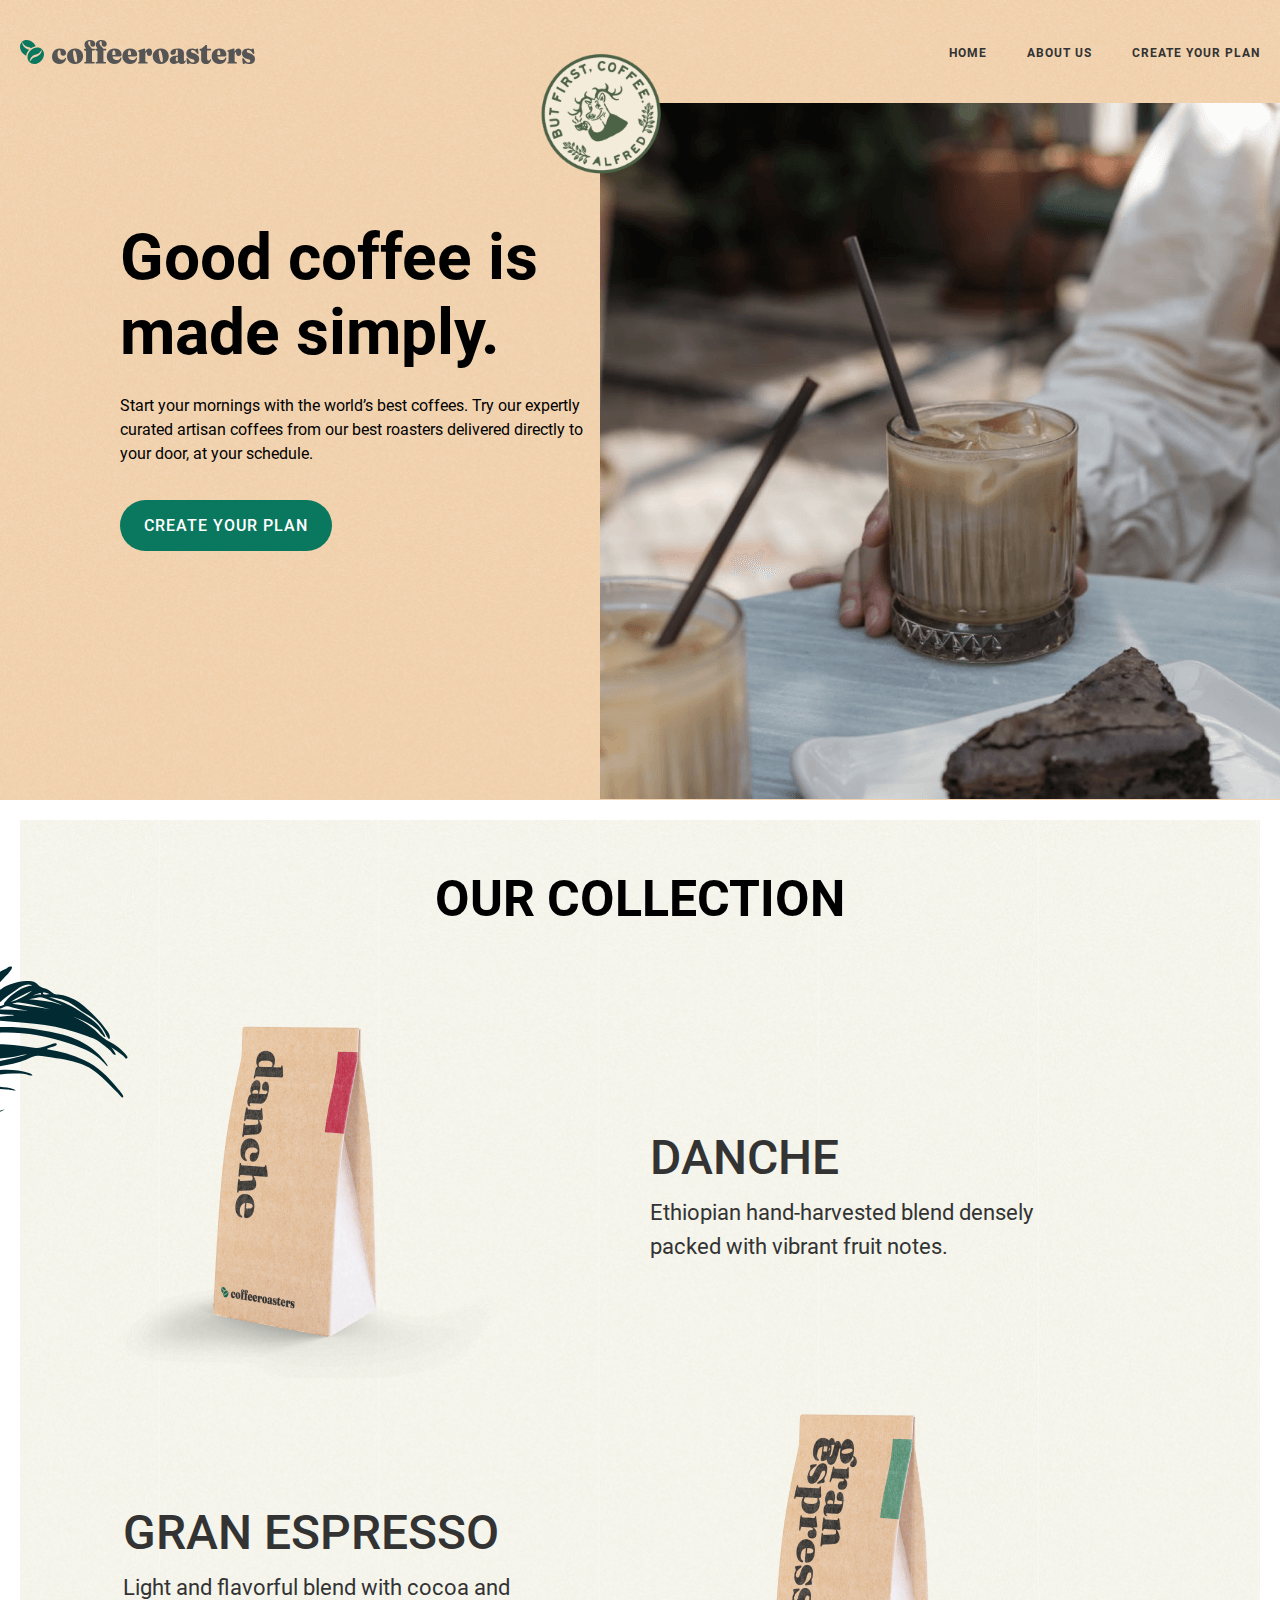
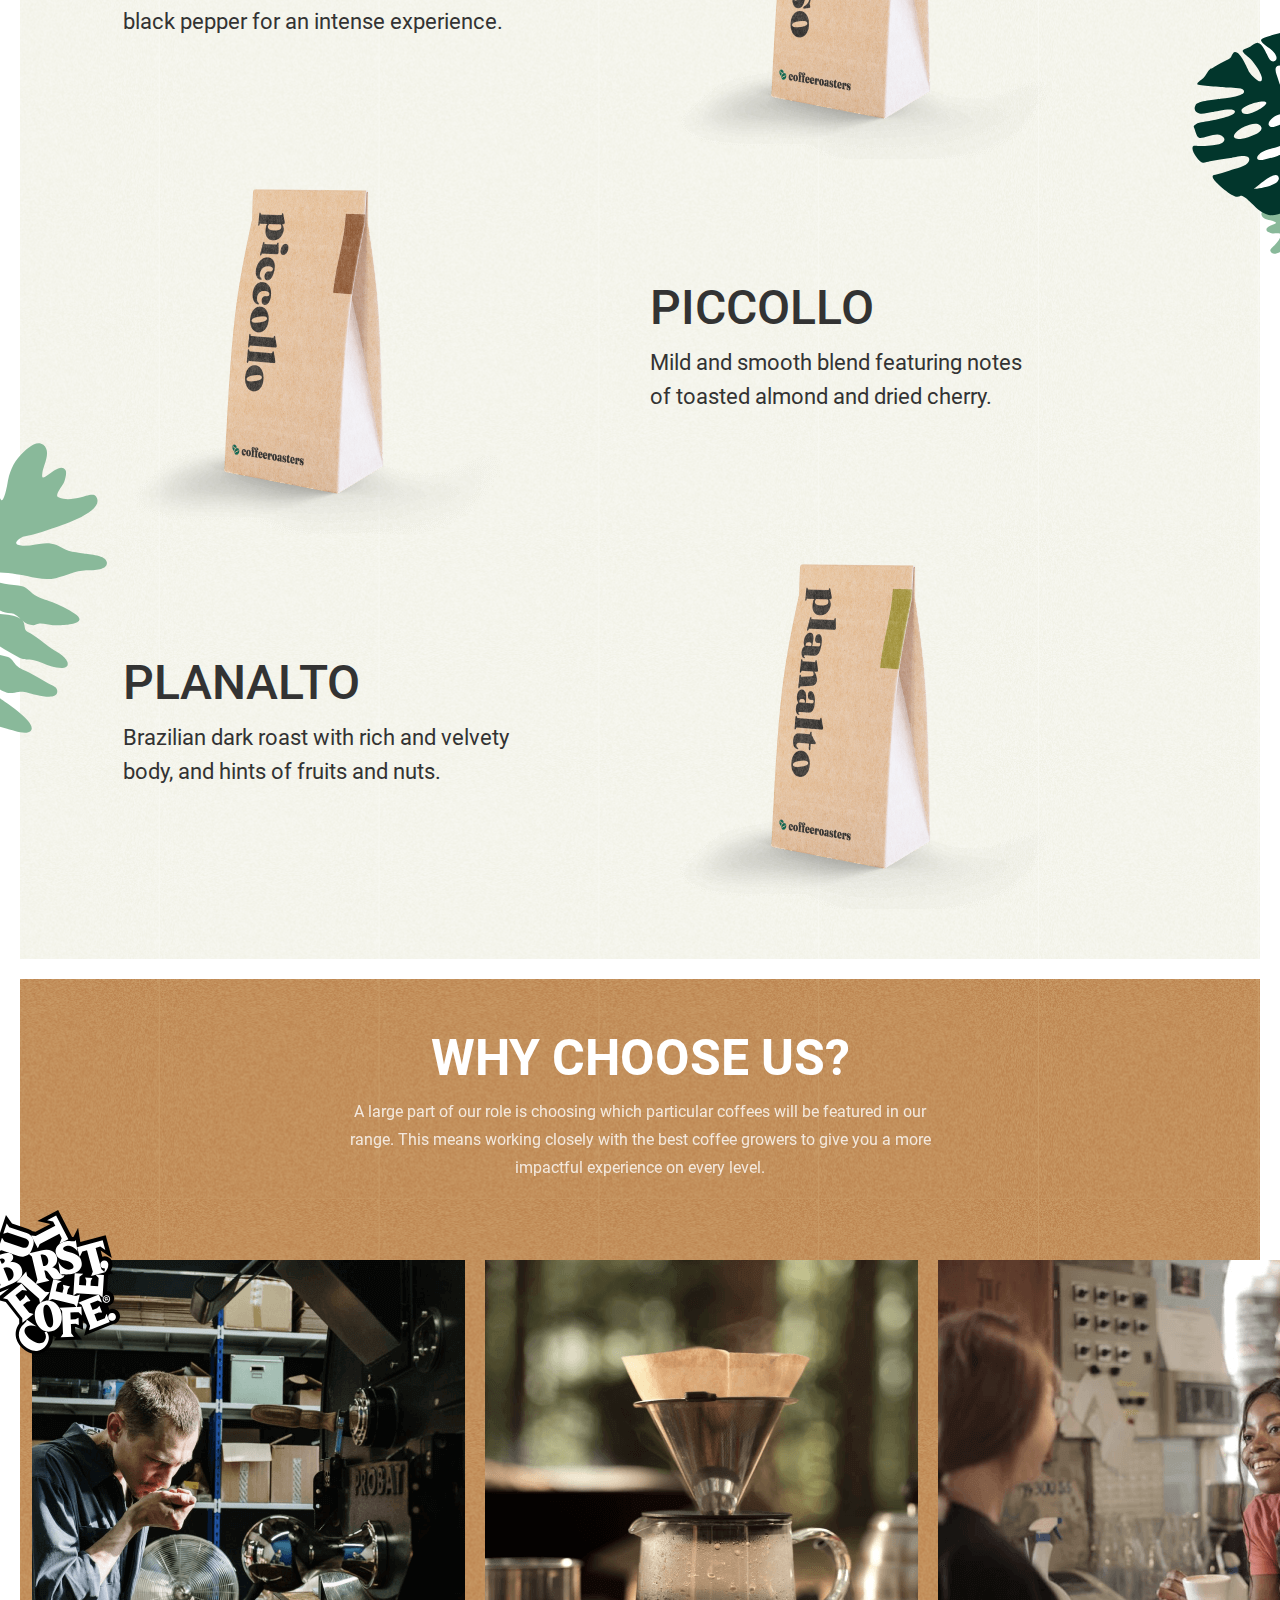
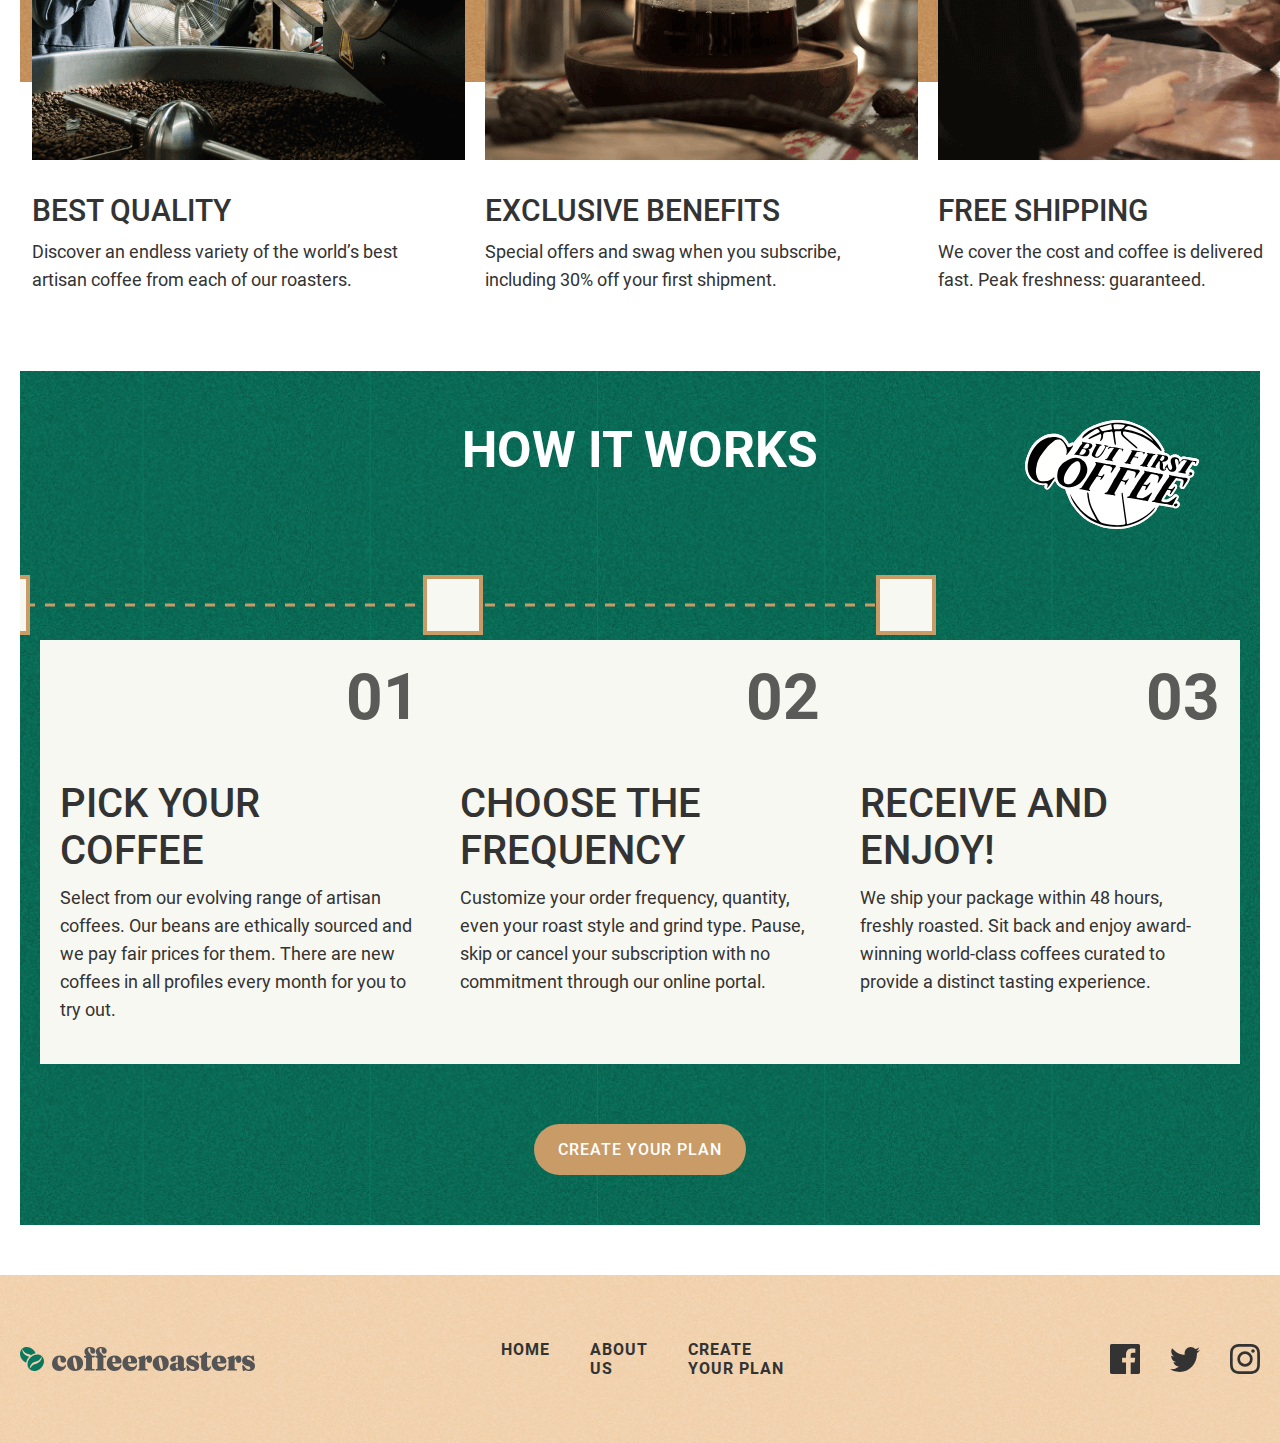
<file: index.html>
<!DOCTYPE html>
<html lang="en">

<head>
    <meta charset="UTF-8">
    <meta http-equiv="X-UA-Compatible" content="IE=edge">
    <meta name="viewport" content="width=device-width, initial-scale=1.0">
    <title>Coffeeroaster</title>

    <link rel="stylesheet" href="css/main.min.css">
    <!-- <link rel="stylesheet" href="css/main.css"> -->
</head>

<body>
    <header class="site-header">
        <div class="container">
            <div class="header-box">
                <a href="./index.html">
                    <img class="site-logo" src="images/site-ogo.svg" width="235" height="24"
                        alt="coffeeroasters site's logo">
                </a>

                <nav class="site-nav">
                    <ul class="nav-list">
                        <li class="nav-item">
                            <a class="nav-link" href="./index.html">
                                HOME
                            </a>
                        </li>

                        <li class="nav-item">
                            <a class="nav-link" href="./about.html">
                                ABOUT US
                            </a>
                        </li>

                        <li class="nav-item">
                            <a class="nav-link js-modal-open-button" href="createplan.html">
                                Create your plan
                            </a>
                        </li>
                    </ul>
                </nav>
            </div>
        </div>
    </header>

    <main>
        <section class="hero">

            <div class="container">
                <div class="hero-box">
                    <div class="hero-info">
                        <h1 class="hero-title">
                            Good coffee is made simply.
                        </h1>

                        <p class="hero-text">
                            Start your mornings with the world’s best coffees. Try our expertly curated artisan coffees
                            from our best roasters delivered directly to your door, at your schedule.
                        </p>

                        <a class="hero-link" href="#">
                            Create your plan
                        </a>
                    </div>

                    <div class="hero-img-box"></div>
                </div>

            </div>

        </section>

        <section class="collection">
            <div class="collection-box">
                <div class="container">
                    <h2 class="collection-title">
                        our collection
                    </h2>

                    <ul class="collection-list">
                        <li class="collection-item">
                            <img class="item-img" src="images/danche.png" width="450" height="375"
                                srcset="./images/danche.png 1x, ./images/danche@2x.png 2x"
                                alt="coffee packed in a brown box">

                            <div class="item-box">
                                <h3 class="item-title">
                                    Danche
                                </h3>

                                <p class="item-text">
                                    Ethiopian hand-harvested blend densely packed with vibrant fruit notes.
                                </p>
                            </div>
                        </li>

                        <li class="collection-item">
                            <img class="item-img even-img" src="images/gran.png" width="450" height="375"
                                srcset="./images/gran.png 1x, ./images/gran@2x.png 2x"
                                alt="coffee packed in a brown box">

                            <div class="item-box gran-box">
                                <h3 class="item-title">
                                    Gran Espresso
                                </h3>

                                <p class="item-text">
                                    Light and flavorful blend with cocoa and black pepper for an intense experience.
                                </p>
                            </div>
                        </li>

                        <li class="collection-item">
                            <img class="item-img" src="images/piccollo.png" width="450" height="375"
                                srcset="./images/piccollo.png 1x, ./images/piccollo@2x.png 2x"
                                alt="coffee packed in a brown box">

                            <div class="item-box picollo-box">
                                <h3 class="item-title">
                                    Piccollo
                                </h3>

                                <p class="item-text">
                                    Mild and smooth blend featuring notes of toasted almond and dried cherry.
                                </p>
                            </div>
                        </li>

                        <li class="collection-item">
                            <img class="item-img even-img" src="images/planalto.png" width="450" height="375"
                                srcset="./images/planalto.png 1x, ./images/planalto@2x.png 2x"
                                alt="coffee packed in a brown box">

                            <div class="item-box planalto-box">
                                <h3 class="item-title">
                                    Planalto
                                </h3>

                                <p class="item-text">
                                    Brazilian dark roast with rich and velvety body, and hints of fruits and nuts.
                                </p>
                            </div>
                        </li>
                    </ul>
                </div>
            </div>
        </section>

        <section class="choose">
            <div class="choose-box">
                <div class="container">
                    <div class="choose-info-box">
                        <h2 class="choose-title">
                            Why choose us?
                        </h2>

                        <p class="choose-text">
                            A large part of our role is choosing which particular coffees will be featured
                            in our range. This means working closely with the best coffee growers to give
                            you a more impactful experience on every level.
                        </p>
                    </div>
                    <ul class="choose-list">
                        <li class="choose-item">
                            <img class="choose-img" src="images/best.png" width="433" height="500"
                                srcset="./images/best.png 1x, ./images/best@2x.png 2x"
                                alt="a young man sniffing coffees at a wonderful coffee factory">

                            <div class="choose-item-box">
                                <h3 class="choose-heading">
                                    Best quality
                                </h3>

                                <p class="choose-desc">
                                    Discover an endless variety of the world’s best artisan coffee from each of our
                                    roasters.
                                </p>
                            </div>
                        </li>

                        <li class="choose-item">
                            <img class="choose-img" src="images/exclusive.png" width="433" height="500"
                                srcset="./images/exclusive.png 1x, ./images/exclusive@2x.png 2x"
                                alt="black coffee in a transparent container">

                            <div class="choose-item-box">
                                <h3 class="choose-heading">
                                    Exclusive benefits
                                </h3>

                                <p class="choose-desc">
                                    Special offers and swag when you subscribe, including 30% off your first shipment.
                                </p>
                            </div>
                        </li>

                        <li class="choose-item">
                            <img class="choose-img" src="images/free.png" width="433" height="500"
                                srcset="./images/free.png 1x, ./images/free@2x.png 2x"
                                alt="two women having an interesting conversation over coffee">

                            <div class="choose-item-box free-box">
                                <h3 class="choose-heading">
                                    Free shipping
                                </h3>

                                <p class="choose-desc">
                                    We cover the cost and coffee is delivered fast. Peak freshness: guaranteed.
                                </p>
                            </div>
                        </li>
                    </ul>

                </div>
            </div>

        </section>

        <section class="works">
            <div class="works-box">
                <div class="container">
                    <div class="works-info-box">
                        <h2 class="choose-title works-title">
                            How it works
                        </h2>
                        
                        <ul class="works-list">
                            <li class="works-item">
                                <strong class="number">01</strong>

                                <div class="works-item-box">
                                    <h3 class="works-item-title">
                                        Pick your <br> coffee
                                    </h3>

                                    <p class="works-text">
                                        Select from our evolving range of artisan coffees. Our beans are ethically
                                        sourced and we pay fair prices for them. There are new coffees in all profiles
                                        every month for you to try out.
                                    </p>
                                </div>
                            </li>

                            <li class="works-item">
                                <strong class="number">02</strong>

                                <div class="works-item-box">
                                    <h3 class="works-item-title">
                                        Choose the frequency
                                    </h3>

                                    <p class="works-text">
                                        Customize your order frequency, quantity, even your roast style and grind type.
                                        Pause, skip or cancel your subscription with no commitment through our online
                                        portal.
                                    </p>
                                </div>
                            </li>

                            <li class="works-item">
                                <strong class="number">03</strong>

                                <div class="works-item-box">
                                    <h3 class="works-item-title">
                                        Receive and <br> enjoy!
                                    </h3>

                                    <p class="works-text">
                                        We ship your package within 48 hours, freshly roasted. Sit back and enjoy
                                        award-winning world-class coffees curated to provide a distinct tasting
                                        experience.
                                    </p>
                                </div>
                            </li>
                        </ul>

                        <div class="works-link-box">
                            <a class="hero-link works-link" href="#">
                                Create your plan
                            </a>
                        </div>

                    </div>
                </div>
            </div>
        </section>
    </main>

    <footer class="site-footer">
        <div class="container">
            <div class="footer-box">
                <a href="./index.html">
                    <img class="site-logo foote-logo" 
                        src="images/site-ogo.svg" 
                        width="235" height="24"
                        alt="coffeeroasters site's logo">
                </a>
                

                <ul class="nav-list footer-list">
                    <li class="nav-item">
                        <a class="nav-link foote-link" href="#">
                            HOME
                        </a>
                    </li>

                    <li class="nav-item">
                        <a class="nav-link foote-link" href="#">
                            ABOUT US
                        </a>
                    </li>

                    <li class="nav-item">
                        <a class="nav-link foote-link" href="#">
                            Create your plan
                        </a>
                    </li>
                </ul>

                <span class="social-box">
                    <a class="facebook-link" href="https://www.facebook.com/threesistersroasters" target="blank">
                        <img class="social-icons" src="images/facebook.svg" 
                        width="30" height="30"
                        alt="facebook icon">
                    </a>

                    <a class="twitter-link" href="https://twitter.com/threesistersrl" target="blank">
                        <img class="social-icons" src="images/twitter.svg" 
                        width="30" height="25"
                        alt="twitter icon">
                    </a>

                    <a class="instagram-link" href="https://www.instagram.com/accounts/login/?next=/threesistersroasters/" target="blank">
                        <img class="social-icons" src="images/instagram.svg" 
                        width="30" height="30"
                        alt="instagram icon">
                    </a>
                </span>
            </div>
        </div>
    </footer>

    

</body>

</html>
</file>
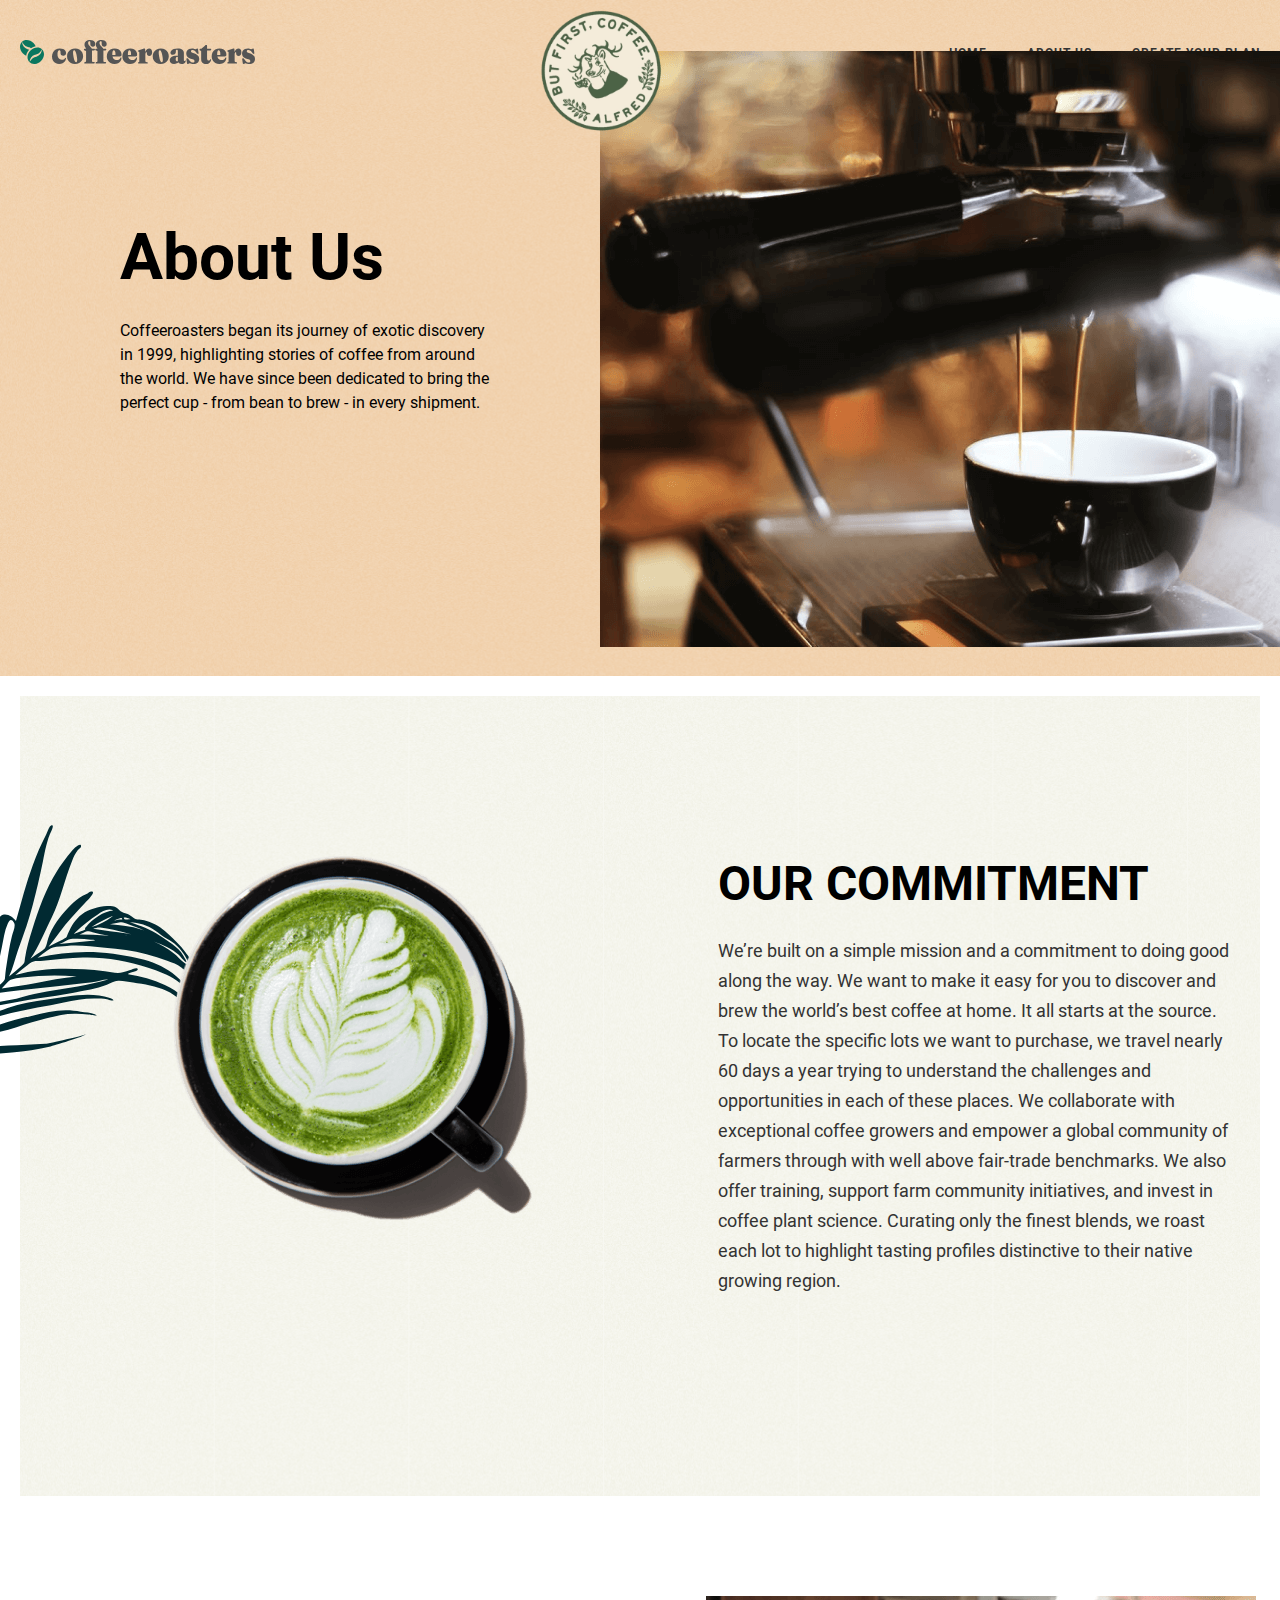
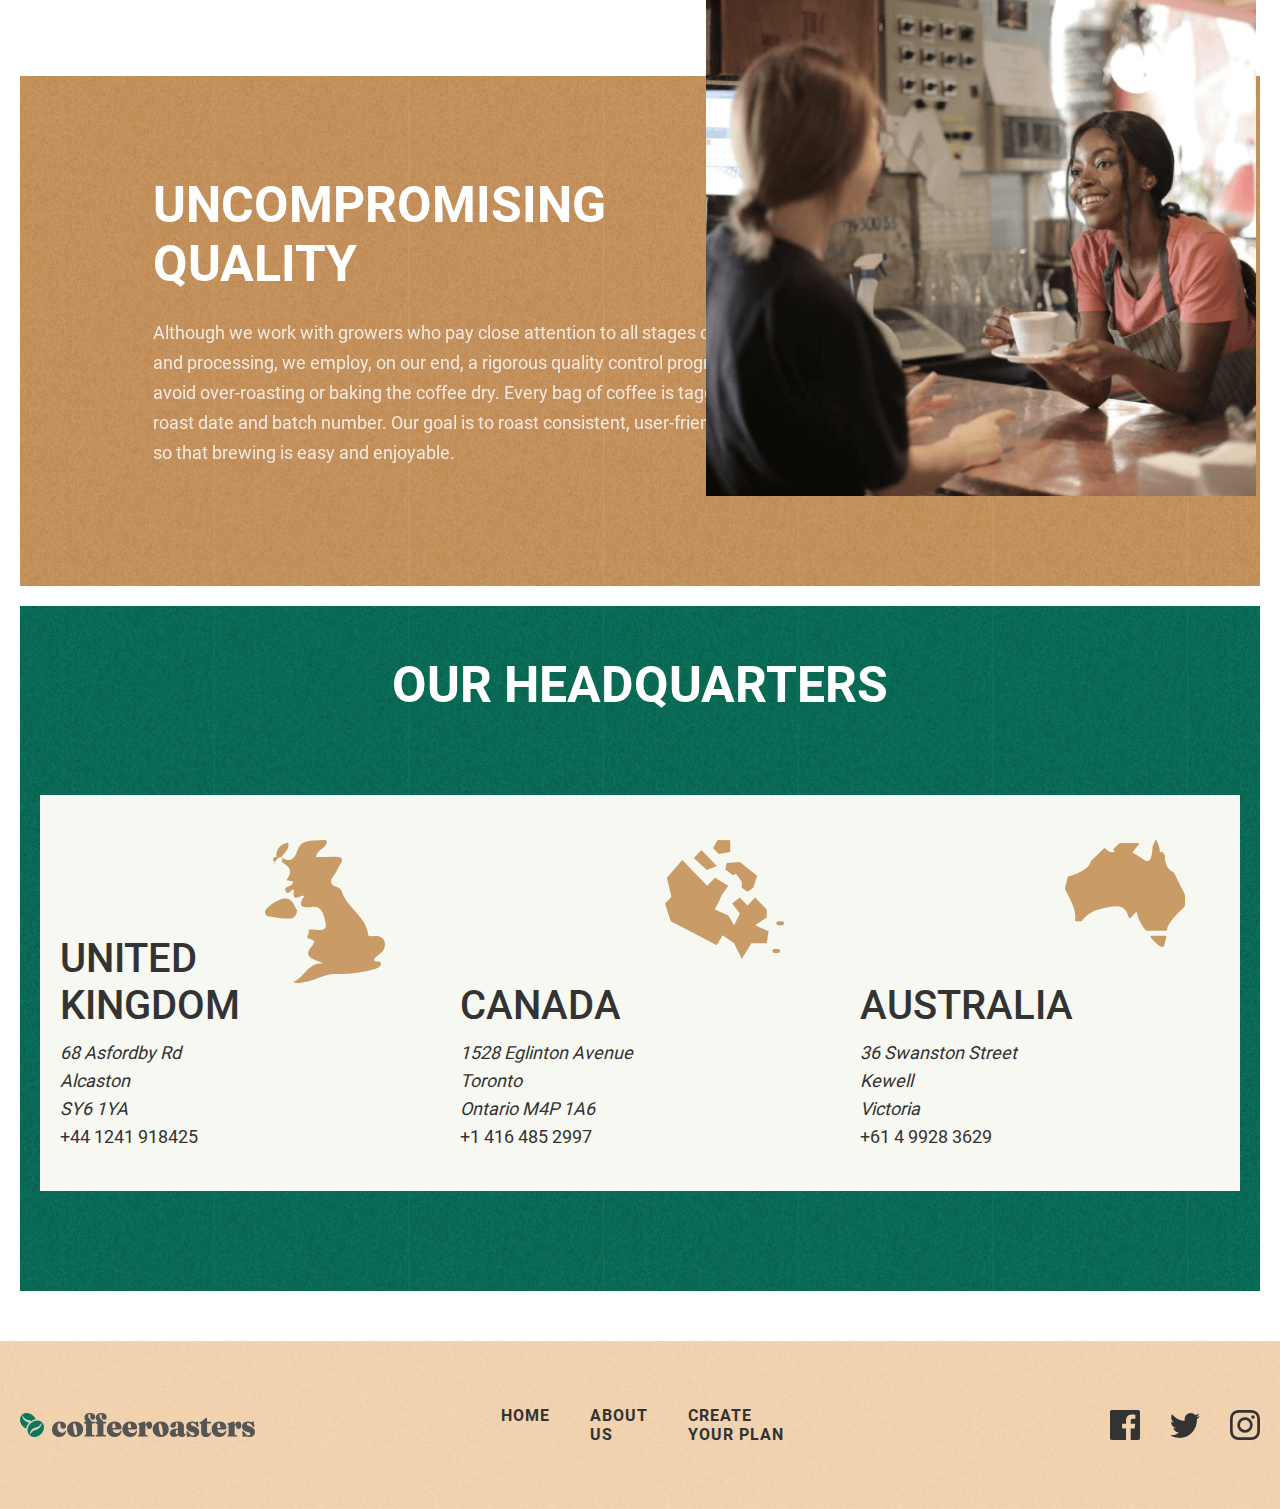
<file: about.html>
<!DOCTYPE html>
<html lang="en">

<head>
    <meta charset="UTF-8">
    <meta http-equiv="X-UA-Compatible" content="IE=edge">
    <meta name="viewport" content="width=device-width, initial-scale=1.0">
    <title>About Us</title>

    <link rel="stylesheet" href="css/main.min.css">
    <!-- <link rel="stylesheet" href="css/main.css"> -->
</head>

<body>
    <header class="site-header">
        <div class="container">
            <div class="header-box">
                <a href="./index.html">
                    <img class="site-logo" src="images/site-ogo.svg" width="235" height="24"
                        alt="coffeeroasters site's logo">
                </a>

                <nav class="site-nav">
                    <ul class="nav-list">
                        <li class="nav-item">
                            <a class="nav-link" href="./index.html">
                                HOME
                            </a>
                        </li>

                        <li class="nav-item">
                            <a class="nav-link" href="./about.html">
                                ABOUT US
                            </a>
                        </li>

                        <li class="nav-item">
                            <a class="nav-link js-modal-open-button" href="createplan.html">
                                Create your plan
                            </a>
                        </li>
                    </ul>
                </nav>
            </div>
        </div>
    </header>

    <main>
        <section class="hero about-hero">
            <div class="container">
                <div class="hero-box">
                    <div class="hero-info about-hero-info">
                        <h1 class="hero-title">
                            About Us
                        </h1>

                        <p class="hero-text about-hero-text">
                            Coffeeroasters began its journey of exotic discovery in 1999, highlighting stories of coffee
                            from around the world. We have since been dedicated to bring the perfect cup - from bean to
                            brew - in every shipment.
                        </p>
                    </div>

                    <div class="hero-img-box about-hero-img-box"></div>
                </div>
            </div>
        </section>

        <section class="commitment">
            <div class="collection-box commitment-box">
                <div class="container">
                    <div class="commitment-info-box">
                        <img class="commitment-img" src="images/commitet.png" width="360" height="364"
                            srcset="./images/commitet.png 1x, ./images/commitet@2x.png 2x"
                            alt="green coffee made in the shape of a leaf">
                        <div class="commitment-info">
                            <h2 class="commitment-title">
                                Our commitment
                            </h2>

                            <p class="commitment-text">
                                We’re built on a simple mission and a commitment to doing good along the way. We want to
                                make it easy for you to discover and brew the world’s best coffee at home. It all starts
                                at the source. To locate the specific lots we want to purchase, we travel nearly 60 days
                                a year trying to understand the challenges and opportunities in each of these places. We
                                collaborate with exceptional coffee growers and empower a global community of farmers
                                through with well above fair-trade benchmarks. We also offer training, support farm
                                community initiatives, and invest in coffee plant science. Curating only the finest
                                blends, we roast each lot to highlight tasting profiles distinctive to their native
                                growing region.
                            </p>
                        </div>
                    </div>
                </div>
            </div>

        </section>

        <section class="quality">
            <div class="choose-box quality-box">
                <div class="container">
                    <div class="quality-info-box">
                        <div class="quality-info">
                            <h2 class="choose-title quality-title">
                                Uncompromising quality
                            </h2>

                            <p class="quality-text">
                                Although we work with growers who pay close attention to all stages of harvest and
                                processing, we employ, on our end, a rigorous quality control program to avoid
                                over-roasting or baking the coffee dry. Every bag of coffee is tagged with a roast date
                                and batch number. Our goal is to roast consistent, user-friendly coffee, so that brewing
                                is easy and enjoyable.
                            </p>
                        </div>

                        <img class="quality-img" src="images/quality.png" width="550" height="500"
                            srcset="./images/quality.png 1x, ./images/quality@2x.png 2x"
                            alt="two women having an interesting conversation over coffee">
                    </div>
                </div>
            </div>
        </section>

        <section class="quarters">
            <div class="quarters-box">
                <div class="container">
                    <div class="quaters-info-box">
                        <h2 class="quarters-title">
                            Our headquarters
                        </h2>

                        <ul class="quarters-list">
                            <li class="quarters-item">
                                <h3 class="quarters-heading">
                                    United <br> Kingdom
                                </h3>

                                <div class="quarters-item-box">
                                    <address>
                                        <a class="address-link"
                                            href="https://www.google.com/maps/search/68++Asfordby+Rd+++++++++++++++++++++++++++++++++++++Alcaston+++++++++++++++++++++++++++++++++++++SY6+1YA/@52.4806912,-2.7960304,20.42z"
                                            target="blank">
                                            68 Asfordby Rd
                                            Alcaston <br>
                                            SY6 1YA
                                        </a>
                                    </address>

                                    <a class="about-number" href="tel:+441241918425">+44 1241 918425</a>
                                </div>

                            </li>

                            <li class="quarters-item">
                                <h3 class="quarters-heading">
                                    Canada
                                </h3>

                                <div class="quarters-item-box">
                                    <address>
                                        <a class="address-link"
                                            href="https://www.google.com/maps/search/1528+Eglinton+Avenue+++++++++++++++++++++++++++++++++++++++++++++Toronto+%3Cbr%3E+++++++++++++++++++++++++++++++++++++++++++++Ontario+M4P+1A6++++++++++++++++++++++++++++++Alcaston+++++++++++++++++++++++++++++++++++++SY6+1YA/@43.3089081,-81.2869653,7.33z"
                                            target="blank">
                                            1528 Eglinton Avenue
                                            Toronto <br>
                                            Ontario M4P 1A6
                                        </a>
                                    </address>

                                    <a class="about-number" href="tel:+14164852997">+1 416 485 2997</a>
                                </div>

                            </li>

                            <li class="quarters-item">
                                <h3 class="quarters-heading">
                                    Australia
                                </h3>

                                <div class="quarters-item-box">
                                    <address>
                                        <a class="address-link"
                                            href="https://www.google.com/maps/search/36+Swanston+Street+++++++++++++++++++++++++++++++++++++++++++++Kewell+%3Cbr%3E+++++++++++++++++++++++++++++++++++++++++++++Victoria/@-37.7380132,145.0505727,17z/data=!3m1!4b1"
                                            target="blank">
                                            36 Swanston Street
                                            Kewell <br>
                                            Victoria
                                        </a>
                                    </address>

                                    <a class="about-number" href="tel:+61499283629">+61 4 9928 3629</a>
                                </div>

                            </li>
                        </ul>
                    </div>
                </div>
            </div>
        </section>
    </main>

    <footer class="site-footer">
        <div class="container">
            <div class="footer-box">
                <a href="./index.html">
                    <img class="site-logo foote-logo" 
                        src="images/site-ogo.svg" 
                        width="235" height="24"
                        alt="coffeeroasters site's logo">
                </a>
                

                <ul class="nav-list footer-list">
                    <li class="nav-item">
                        <a class="nav-link foote-link" href="./index.html">
                            HOME
                        </a>
                    </li>

                    <li class="nav-item">
                        <a class="nav-link foote-link" href="./about.html">
                            ABOUT US
                        </a>
                    </li>

                    <li class="nav-item">
                        <a class="nav-link foote-link" href="#">
                            Create your plan
                        </a>
                    </li>
                </ul>

                <span class="social-box">
                    <a class="facebook-link" href="https://www.facebook.com/threesistersroasters" target="blank">
                        <img class="social-icons" src="images/facebook.svg" 
                        width="30" height="30"
                        alt="facebook icon">
                    </a>

                    <a class="twitter-link" href="https://twitter.com/threesistersrl" target="blank">
                        <img class="social-icons" src="images/twitter.svg" 
                        width="30" height="25"
                        alt="twitter icon">
                    </a>

                    <a class="instagram-link" href="https://www.instagram.com/accounts/login/?next=/threesistersroasters/" target="blank">
                        <img class="social-icons" src="images/instagram.svg" 
                        width="30" height="30"
                        alt="instagram icon">
                    </a>
                </span>
            </div>
        </div>
    </footer>

</body>

</html>
</file>
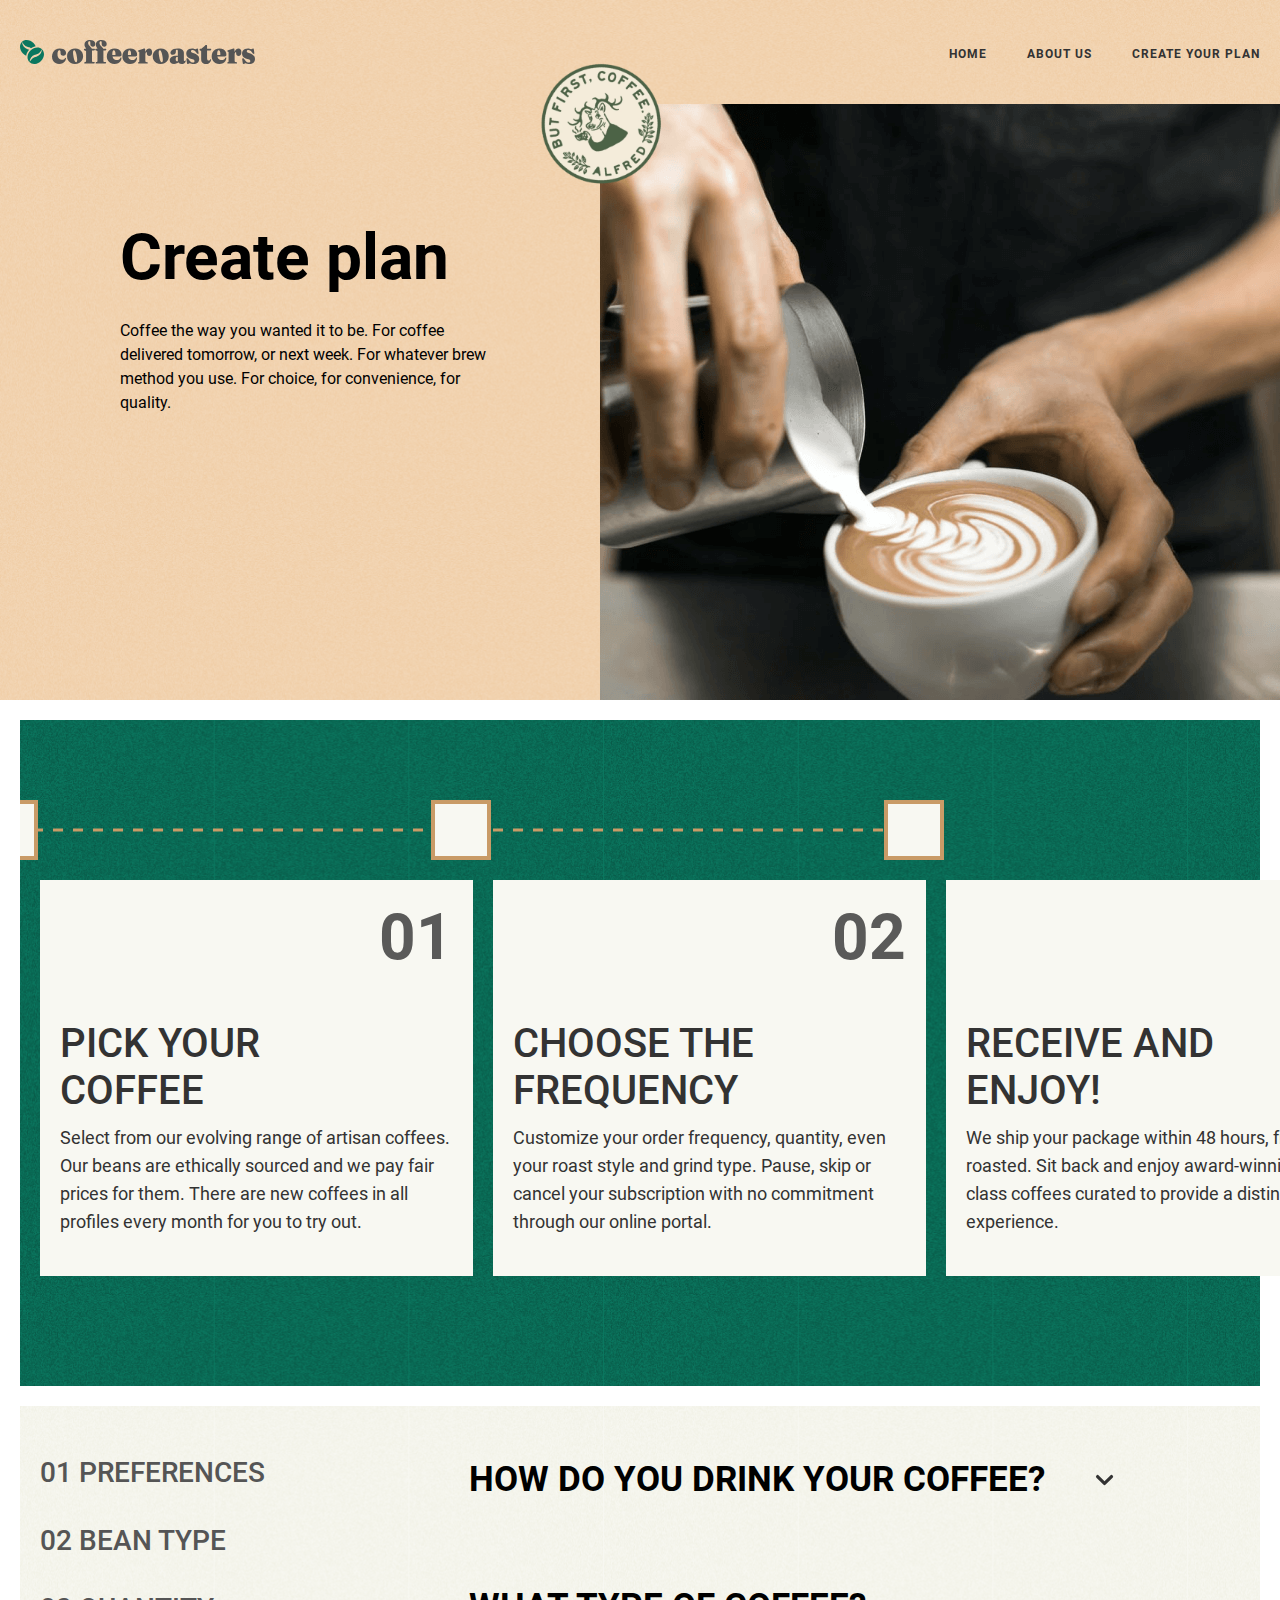
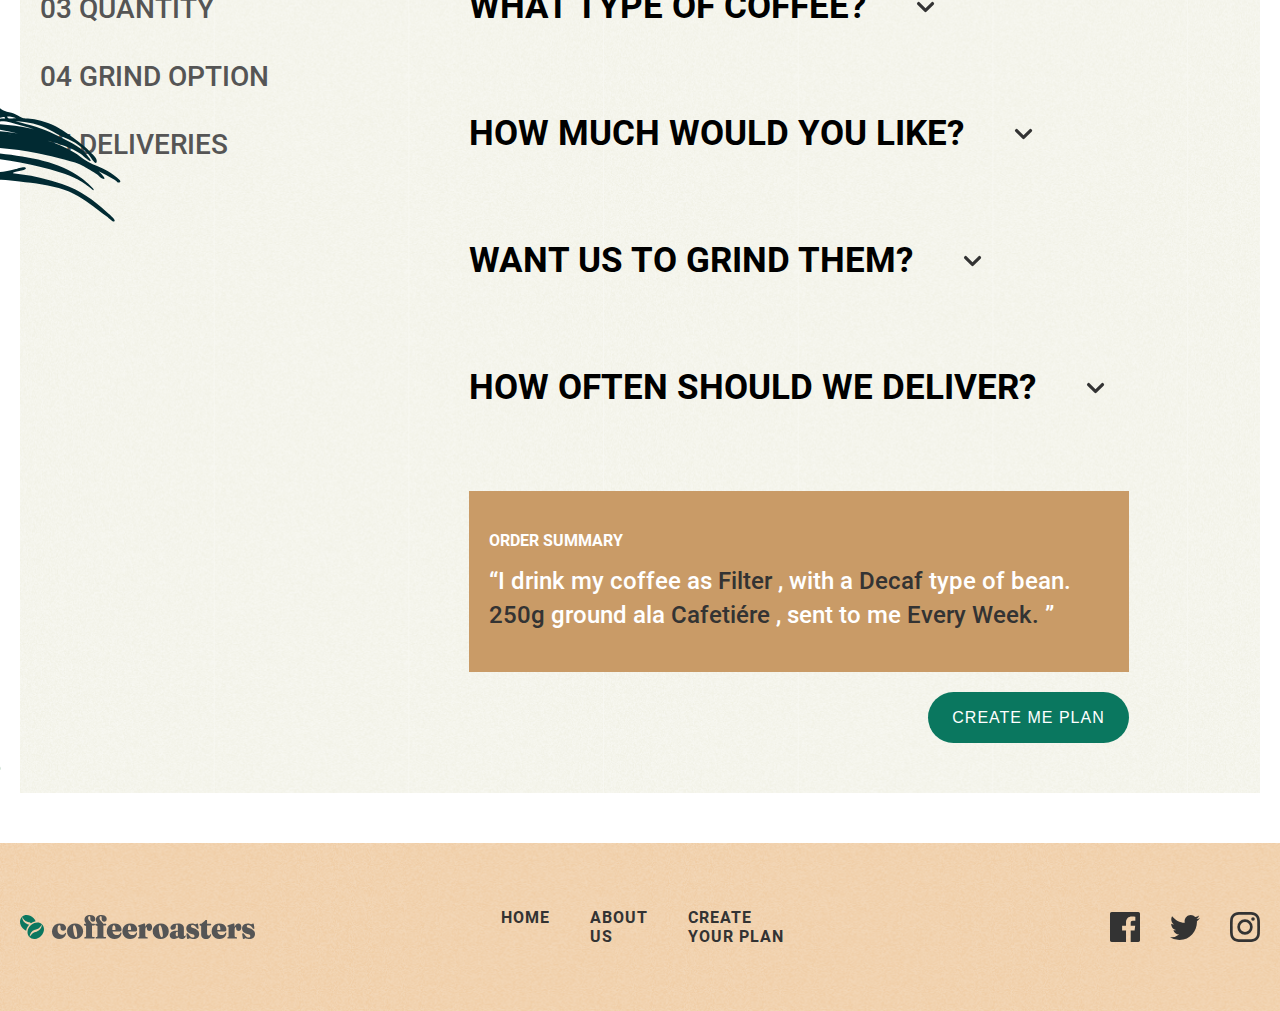
<file: createplan.html>
<!DOCTYPE html>
<html lang="en">
<head>
    <meta charset="UTF-8">
    <meta http-equiv="X-UA-Compatible" content="IE=edge">
    <meta name="viewport" content="width=device-width, initial-scale=1.0">
    <title>Create Plan</title>

    <!-- <link rel="stylesheet" href="css/main.min.css"> -->
    <link rel="stylesheet" href="css/main.css">
</head>
<body>
    <header class="site-header">
        <div class="container">
            <div class="header-box">
                <a href="./index.html">
                    <img class="site-logo" src="images/site-ogo.svg" width="235" height="24"
                        alt="coffeeroasters site's logo">
                </a>

                <nav class="site-nav">
                    <ul class="nav-list">
                        <li class="nav-item">
                            <a class="nav-link" href="./index.html">
                                HOME
                            </a>
                        </li>

                        <li class="nav-item">
                            <a class="nav-link" href="./about.html">
                                ABOUT US
                            </a>
                        </li>

                        <li class="nav-item">
                            <a class="nav-link" href="./createplan.html">
                                Create your plan
                            </a>
                        </li>
                    </ul>
                </nav>
            </div>
        </div>
    </header>

    <main>
        <section class="hero about-hero create-hero">
            <div class="container">
                <div class="hero-box">
                    <div class="hero-info about-hero-info">
                        <h1 class="hero-title">
                            Create plan
                        </h1>

                        <p class="hero-text about-hero-text">
                            Coffee the way you wanted it to be. For coffee delivered tomorrow, or next week. For whatever brew method you use. For choice, for convenience, for quality.
                        </p>
                    </div>

                    <div class="hero-img-box about-hero-img-box createplan-hero-img-box"></div>
                </div>
            </div>
        </section>

        <section class="works">
            <div class="works-box create-box about-work-box servis-works-box">
                <div class="container">
                    <div class="works-info-box drink-info-box">
                        <h2 class="visually-hidden">
                            How it works
                        </h2>
                        
                        <ul class="works-list create-list">
                            <li class="works-item create-item">
                                <strong class="number">01</strong>

                                <div class="works-item-box">
                                    <h3 class="works-item-title">
                                        Pick your <br> coffee
                                    </h3>

                                    <p class="works-text">
                                        Select from our evolving range of artisan coffees. Our beans are ethically
                                        sourced and we pay fair prices for them. There are new coffees in all profiles
                                        every month for you to try out.
                                    </p>
                                </div>
                            </li>

                            <li class="works-item create-item">
                                <strong class="number">02</strong>

                                <div class="works-item-box">
                                    <h3 class="works-item-title">
                                        Choose the frequency
                                    </h3>

                                    <p class="works-text">
                                        Customize your order frequency, quantity, even your roast style and grind type.
                                        Pause, skip or cancel your subscription with no commitment through our online
                                        portal.
                                    </p>
                                </div>
                            </li>

                            <li class="works-item create-item">
                                <strong class="number">03</strong>

                                <div class="works-item-box">
                                    <h3 class="works-item-title">
                                        Receive and <br> enjoy!
                                    </h3>

                                    <p class="works-text">
                                        We ship your package within 48 hours, freshly roasted. Sit back and enjoy
                                        award-winning world-class coffees curated to provide a distinct tasting
                                        experience.
                                    </p>
                                </div>
                            </li>
                        </ul>

                        <!-- <div class="works-link-box">
                            <a class="hero-link works-link" href="#">
                                Create your plan
                            </a>
                        </div> -->

                    </div>
                </div>
            </div>
        </section>

        <section class="drink">
            <div class="collection-box drink-box">
                <div class="container">
                    <div class="drink-info-box">
                        <ol class="drink-top-list">
                            <li class="drink-top-item">
                                <a class="drink-top-link" href="#">
                                    01 Preferences
                                </a>
                            </li>

                            <li class="drink-top-item">
                                <a class="drink-top-link" href="#">
                                    02 Bean Type
                                </a>
                            </li>

                            <li class="drink-top-item">
                                <a class="drink-top-link" href="#">
                                    03 Quantity
                                </a>
                            </li>

                            <li class="drink-top-item">
                                <a class="drink-top-link" href="#">
                                    04 Grind Option
                                </a>
                            </li>

                            <li class="drink-top-item">
                                <a class="drink-top-link" href="#">
                                    05 Deliveries
                                </a>
                            </li>
                        </ol>

                        <div class="drink-choise-box">
                            
                            <form class="drink-form" action="https://echo.htmlacademy.ru/courses" method="post" autocomplete="off">
                                                    
                                <details class="form-details">
                                    <summary class="drink-summary">How do you drink your coffee?</summary>
                                    <span class="radio-box">
                                        <label class="radio-label">
                                            <input class="visually-hidden form-input" type="radio" name="how_the_user_drinks_coffee" value="capsule">

                                            <span class="radio-info-box capsule-info-box">
                                                <span class="radio-title">
                                                    Capsule
                                                </span>
    
                                                <span class="radio-text">
                                                    Compatible with Nespresso systems and similar brewers
                                                </span>
                                            </span>
                                                    
                                        </label>

                                        <label class="radio-label">
                                            <input class="visually-hidden form-input" type="radio" name="how_the_user_drinks_coffee" value="filter">

                                            <span class="radio-info-box">
                                                <span class="radio-title">
                                                    Filter
                                                </span>
    
                                                <span class="radio-text">
                                                    For pour over or drip methods like Aeropress, Chemex, and V60
                                                </span>
                                            </span>
                                                    
                                        </label>

                                        <label class="radio-label">
                                            <input class="visually-hidden form-input" type="radio" name="how_the_user_drinks_coffee" value="espresso">

                                            <span class="radio-info-box">
                                                <span class="radio-title">
                                                    Espresso
                                                </span>
    
                                                <span class="radio-text">
                                                    Dense and finely ground beans for an intense, flavorful experience
                                                </span>
                                            </span>
                                                    
                                        </label> 
                                    </span>
                                </details>

                                <details class="form-details">
                                    <summary class="drink-summary">What type of coffee?</summary>
                                    <span class="radio-box">
                                        <label class="radio-label">
                                            <input class="visually-hidden form-input" type="radio" name="user_selected_coffee_type" value="single_origin">

                                            <span class="radio-info-box capsule-info-box">
                                                <span class="radio-title">
                                                    Single Origin
                                                </span>
    
                                                <span class="radio-text">
                                                    Distinct, high quality coffee from a specific family-owned farm
                                                </span>
                                            </span>
                                                    
                                        </label>

                                        <label class="radio-label">
                                            <input class="visually-hidden form-input" type="radio" name="user_selected_coffee_type" value="Decaf">

                                            <span class="radio-info-box">
                                                <span class="radio-title">
                                                    Decaf
                                                </span>
    
                                                <span class="radio-text">
                                                    Just like regular coffee, except the caffeine has been removed
                                                </span>
                                            </span>
                                                    
                                        </label>

                                        <label class="radio-label">
                                            <input class="visually-hidden form-input" type="radio" name="user_selected_coffee_type" value="Blended">

                                            <span class="radio-info-box">
                                                <span class="radio-title">
                                                    Blended
                                                </span>
    
                                                <span class="radio-text">
                                                    Combination of two or three dark roasted beans of organic coffees
                                                </span>
                                            </span>     
                                        </label> 
                                    </span>
                                </details>

                                <details class="form-details">
                                    <summary class="drink-summary">How much would you like?</summary>
                                    <span class="radio-box">
                                        <label class="radio-label">
                                            <input class="visually-hidden form-input" type="radio" name="user_selected_coffee_amount" value="250g">

                                            <span class="radio-info-box">
                                                <span class="radio-title">
                                                    250g
                                                </span>
    
                                                <span class="radio-text">
                                                    Perfect for the solo drinker. Yields about 12 delicious cups.
                                                </span>
                                            </span>
                                                    
                                        </label>

                                        <label class="radio-label">
                                            <input class="visually-hidden form-input" type="radio" name="user_selected_coffee_amount" value="500g">

                                            <span class="radio-info-box">
                                                <span class="radio-title">
                                                    500g
                                                </span>
    
                                                <span class="radio-text">
                                                    Perfect option for a couple. Yields about 40 delectable cups.
                                                </span>
                                            </span>
                                                    
                                        </label>

                                        <label class="radio-label">
                                            <input class="visually-hidden form-input" type="radio" name="user_selected_coffee_amount" value="1000g">

                                            <span class="radio-info-box">
                                                <span class="radio-title">
                                                    1000g
                                                </span>
    
                                                <span class="radio-text">
                                                    Perfect for offices and events. Yields about 90 delightful cups.
                                                </span>
                                            </span>     
                                        </label> 
                                    </span>
                                </details>

                                <details class="form-details">
                                    <summary class="drink-summary">Want us to grind them?</summary>
                                    <span class="radio-box">
                                        <label class="radio-label">
                                            <input class="visually-hidden form-input" type="radio" name="coffee_grinding_type" value="Wholebean">

                                            <span class="radio-info-box wholebean-info-box">
                                                <span class="radio-title">
                                                    Wholebean
                                                </span>
    
                                                <span class="radio-text">
                                                    Best choice if you cherish the full sensory experience
                                                </span>
                                            </span>
                                                    
                                        </label>

                                        <label class="radio-label">
                                            <input class="visually-hidden form-input" type="radio" name="coffee_grinding_type" value="Filter">

                                            <span class="radio-info-box wholebean-info-box">
                                                <span class="radio-title">
                                                    Filter
                                                </span>
    
                                                <span class="radio-text">
                                                    For drip or pour-over coffee methods such as V60 or Aeropress
                                                </span>
                                            </span>
                                                    
                                        </label>

                                        <label class="radio-label">
                                            <input class="visually-hidden form-input" type="radio" name="coffee_grinding_type" value="Cafetiére">

                                            <span class="radio-info-box">
                                                <span class="radio-title">
                                                    Cafetiére
                                                </span>
    
                                                <span class="radio-text">
                                                    Course ground beans specially suited for french press coffeeCafetiére
                                                </span>
                                            </span>     
                                        </label> 
                                    </span>
                                </details>

                                <details class="form-details">
                                    <summary class="drink-summary">How often should we deliver?</summary>
                                    <span class="radio-box">
                                        <label class="radio-label">
                                            <input class="visually-hidden form-input" type="radio" name="coffee_deliver_time" value="Every week">

                                            <span class="radio-info-box">
                                                <span class="radio-title">
                                                    Every week
                                                </span>
    
                                                <span class="radio-text">
                                                    $7.20 per shipment. Includes free first-class shipping.
                                                </span>
                                            </span>
                                                    
                                        </label>

                                        <label class="radio-label">
                                            <input class="visually-hidden form-input" type="radio" name="coffee_deliver_time" value="Every 2 weeks">

                                            <span class="radio-info-box">
                                                <span class="radio-title">
                                                    Every 2 weeks
                                                </span>
    
                                                <span class="radio-text">
                                                    $9.60 per shipment. Includes free priority shipping.
                                                </span>
                                            </span>
                                                    
                                        </label>

                                        <label class="radio-label">
                                            <input class="visually-hidden form-input" type="radio" name="coffee_deliver_time" value="Cafetiére">

                                            <span class="radio-info-box">
                                                <span class="radio-title">
                                                    Every month
                                                </span>
    
                                                <span class="radio-text">
                                                    $12.00 per shipment. Includes free priority shipping.
                                                </span>
                                            </span>     
                                        </label> 
                                    </span>
                                </details>

                                <div class="form-bottom-box">
                                    <h3 class="form-bottom-box-title">
                                        Order Summary
                                    </h3>

                                    <p class="form-bottom-box-text">
                                        “I drink my coffee as <strong class="form-bottom-box-strong">Filter</strong> , with  a <strong class="form-bottom-box-strong">Decaf</strong>  type of bean. <strong class="form-bottom-box-strong">250g</strong>  ground ala <strong class="form-bottom-box-strong">Cafetiére</strong> , sent to me <strong class="form-bottom-box-strong">Every Week.</strong> ”
                                    </p>
                                </div>

                                
                                        
                            </form>
                            <button class="hero-link js-modal-open-button form-link">
                                Create me plan
                            </button>
                        </div>
                    </div>
                </div>
            </div>
        </section>
    </main>


    <footer class="site-footer">
        <div class="container">
            <div class="footer-box">
                <a href="./index.html">
                    <img class="site-logo foote-logo" 
                        src="images/site-ogo.svg" 
                        width="235" height="24"
                        alt="coffeeroasters site's logo">
                </a>
                

                <ul class="nav-list footer-list">
                    <li class="nav-item">
                        <a class="nav-link foote-link" href="#">
                            HOME
                        </a>
                    </li>

                    <li class="nav-item">
                        <a class="nav-link foote-link" href="#">
                            ABOUT US
                        </a>
                    </li>

                    <li class="nav-item">
                        <a class="nav-link foote-link" href="#">
                            Create your plan
                        </a>
                    </li>
                </ul>

                <span class="social-box">
                    <a class="facebook-link" href="https://www.facebook.com/threesistersroasters" target="blank">
                        <img class="social-icons" src="images/facebook.svg" 
                        width="30" height="30"
                        alt="facebook icon">
                    </a>

                    <a class="twitter-link" href="https://twitter.com/threesistersrl" target="blank">
                        <img class="social-icons" src="images/twitter.svg" 
                        width="30" height="25"
                        alt="twitter icon">
                    </a>

                    <a class="instagram-link" href="https://www.instagram.com/accounts/login/?next=/threesistersroasters/" target="blank">
                        <img class="social-icons" src="images/instagram.svg" 
                        width="30" height="30"
                        alt="instagram icon">
                    </a>
                </span>
            </div>
        </div>
    </footer>

    <div class="modal">

        <div class="modal-window">
          <h3 class="modal-title">
            order Summary
          </h3>
    
          <div class="modal-content-box">
            <p class="modal-text">
                “I drink my coffee as <strong class="modal-strong">Filter</strong> , with a <strong class="modal-strong">Decaf</strong>  type of bean. <strong class="modal-strong">250g</strong>  ground ala <strong class="modal-strong">Cafetiére</strong> , sent to me <strong class="modal-strong">Every Week</strong>".
              </p>
        
              <p class="modal-bottom-text">
                Is this correct? You can proceed to checkout or go back to plan selection if something is off. Subscription discount codes can also be redeemed at the checkout. 
              </p>
        
              <div class="modal-bottom-box">
                <strong class="price">$14.00/ mo</strong>

                <button class="modal-button js-close-modal" type="button">Checkout</button>
              </div>
        
              
            </div>
          </div>
      </div>

    <script src="js/main.js"></script>
</body>
</html>
</file>
<file: css/main.css>
:root{
    --main-text-color: #000;
    --main-font-weight-middle: 500;
    --font-weight: 700;
    --white-color: #fff;
}

@font-face {
    font-family: "Roboto";
    font-style: normal;
    font-weight: 400;
    src: url("../fonts/roboto-v30-latin-regular.woff2") format("woff2"), 
         url("../fonts/roboto-v30-latin-regular.woff") format("woff"); 
}
@font-face {
    font-family: "Roboto";
    font-style: normal;
    font-weight: 500;
    src: url("../fonts/roboto-v30-latin-500.woff2") format("woff2"),
         url("../fonts/roboto-v30-latin-500.woff") format("woff");
}
@font-face {
    font-family: "Roboto";
    font-style: normal;
    font-weight: 700;
    src: url("../fonts/roboto-v30-latin-700.woff2") format("woff2"),
         url("../fonts/roboto-v30-latin-700.woff") format("woff");
}

* {
    box-sizing: border-box;
}

body{
    margin: 0;
    font-family: "Roboto", "Arial", sans-serif;
    font-weight: 400;
    overflow-x: hidden;
}

ul {
    margin: 0;
    padding-left: 0;
    list-style: none;
}

a {
    display: inline-block;
    text-decoration: none;
}

p{
    margin: 0;
}

.visually-hidden {
  position: absolute;
  width: 1px;
  height: 1px;
  margin: -1px;
  padding: 0;
  border: 0;
  white-space: nowrap;
  clip-path: inset(100%);
  clip: rect(0 0 0 0);
  overflow: hidden;
}

.container{
    max-width: 1380px;
    margin: 0 auto;
    padding: 0 20px;
}

.site-header{
    width: 100%;
    padding-top: 40px;
    padding-bottom: 40px;
    background-image: url("../images/footer-bg.svg");
    background-size: cover;
    background-repeat: no-repeat;
}

.header-box{
    display: flex;
    align-items: center;
    justify-content: space-between;
}

.site-logo{
    display: block;
}

.nav-list{
    display: flex;
}

.nav-item:not(:last-child){
    margin-right: 40px;
}

.nav-link{
    font-weight: var(--font-weight);
    font-size: 12px;
    line-height: 14px;
    letter-spacing: 1px;
    text-transform: uppercase;
    color: #333333;
    border: none;
    background-color: transparent;
    cursor: pointer;
}



/* hero section begin */

.hero{
    width: 100%;
    padding-top: 116px;
    padding-bottom: 249px;
    background-image: url("../images/hero-bg.svg");
    background-size: cover;
}

.hero-box{
    position: relative;
    display: flex;
}

.hero-info{
    width: 464px;
    margin-left: 100px;
}

.hero-title{
    margin-top: 0;
    margin-bottom: 24px;
    font-weight: var(--font-weight);
    font-size: 64px;
    line-height: 75px;
    color: var(--main-text-color);
}

.hero-text{
    margin-bottom: 34px;
    font-size: 16px;
    line-height: 24px;
    color: var(--main-text-color);
}

.hero-link{
    padding: 16px 24px;
    font-weight: var(--main-font-weight-middle);
    font-size: 16px;
    line-height: 19px;
    text-align: center;
    letter-spacing: 1px;
    color: var(--white-color);
    background-color: #fff;
    background-color: #0A775F;
    border-radius: 100px; 
    text-transform: uppercase;      
}

.hero-img-box{
    position: absolute;
    right: -4%;
    bottom: -75%;
    width: 710px;
    height: 696px;
    background-image: url("../images/hero-box-bg.png");
    background-size: contain;
    background-repeat: no-repeat;
}

.hero-img-box::before{
    position: relative;
    top: -10%;
    left: -11%;
    display: block;
    width: 160px;
    height: 160px;
    content: "";
    background-image: url("../images/hero-box-before.png");
    background-size: contain;
    background-repeat: no-repeat;
}

.collection-box{
    margin: 20px;
    padding: 50px 0;
    background-image: url("../images/collection-bg.svg"); 
    background-position: center;  
    background-size: cover;
    background-repeat: no-repeat;
}

.collection-title{
    margin-top: 0;
    margin-bottom: 80px;
    font-weight: var(--font-weight);
    font-size: 50px;
    line-height: 59px;
    text-align: center;
    text-transform: uppercase;
    color: var(--main-text-color);
}

.collection-list{
    width: 1114px;
    margin: 0 auto;
}

.collection-item{
    position: relative;
    display: flex;
    align-items: center;
}

.collection-item:first-child::before{
    position: absolute;
    top: -29%;
    left: -23%;
    width: 402px;
    height: 300px;
    background-image: url("../images/leap.svg");
    background-size: contain;
    background-repeat: no-repeat;
    content: "";
}

.collection-item:nth-child(2)::before{
    position: absolute;
    top: 45%;
    right: -32%;
    width: 392px;
    height: 477px;
    background-image: url("../images/leap-middlle.svg");
    background-size: cover;
    background-repeat: no-repeat;
    content: "";
}

.collection-item:last-child::before{
    position: absolute;
    bottom: -3%;
    left: -33%;
    width: 392px;
    height: 477px;
    background-image: url("../images/leap-bottom.svg");
    background-size: contain;
    background-repeat: no-repeat;
    content: "";
}

.collection-item:nth-child(even){
    flex-direction: row-reverse;
}

.item-img{
    margin-right: 117px;
}

.even-img{
    margin: 0;
}

.item-box{
    width: 410px;
}

.gran-box{
    width: 390px;
    margin-right: 117px;
}

.picollo-box{
    width: 390px;
}

.planalto-box{
    width: 410px;
    margin-right: 97px;
}

.item-title{
    margin-top: 0;
    margin-bottom: 10px;
    font-weight: var(--main-font-weight-middle);
    font-size: 48px;
    line-height: 56px;
    text-transform: uppercase;
    color: #333333;
}

.item-text{
    margin: 0;
    font-size: 22px;
    line-height: 34px;
    color: #333333;
}

/* choose section begin */

.choose-box{
    position: relative;
    z-index: 1;
    margin: 20px;
    margin-bottom: 289px;
    padding-top: 50px;
    padding-bottom: 500px;
    background-image: url("../images/choose-bg.svg");
    background-size: cover;
    background-repeat: no-repeat;
    background-position: center;
}

.choose-info-box{
    width: 581px;
    margin: 0 auto;
    text-align: center;
}

.choose-title{
    margin-top: 0;
    margin-bottom: 10px;
    font-weight: var(--font-weight);
    font-size: 50px;
    line-height: 59px;
    color: var(--white-color);
    text-transform: uppercase;
}

.choose-text{
    margin: 0;
    font-size: 16px;
    line-height: 28px;
    color: var(--white-color);
    opacity: 0.8;
}

.choose-list{
    position: absolute;
    top: 40%;
    transform: translateX(-8px);
    z-index: 2;
    display: flex;
}

.choose-item{
    width: 433px;
}

.choose-item:first-child{
    position: relative;
}

.choose-item:first-child::before{
    position: absolute;
    top: -8%;
    left: -12%;
    width: 140px;
    height: 144px;
    content: "";
    background-image: url("../images/best-before.svg");
    background-size: contain;
    background-repeat: no-repeat;
}

.choose-item:not(:last-child){
    margin-right: 20px;
}

.choose-img{
    width: 433px;
    height: 500px;
    margin-bottom: 28px;
}

.choose-item-box{
    width: 377px;
}

.free-box{
    width: 334px;
}

.choose-heading{
    margin-top: 0;
    margin-bottom: 10px;
    font-weight: var(--main-font-weight-middle);
    font-size: 30px;
    line-height: 35px;
    color: #333333;
    text-transform: uppercase;
}

.choose-desc{
    margin: 0;
    font-size: 18px;
    line-height: 28px;
    color: #333333;
}

/* works section begin */

.works-box{
    margin-right: 20px;
    margin-left: 20px;
    margin-bottom: 50px;
    padding: 50px 0;
    background-image: url("../images/lines.svg"), url("../images/works-bg.svg");
    background-size: 966px 60px, cover;
    background-repeat: no-repeat;
    background-position: calc(50% - 187px) calc(50% - 193px), center;
}

.works-title{
    margin-top: 0;
    margin-bottom: 160px;
    text-align: center;
}

.works-info-box{
    /* text-align: center; */
}

.works-img{
    width: 966px;
    height: 60px;
    margin-bottom: 20px;
}

.works-list{
    position: relative;
    display: flex;
    justify-content: space-between;
    margin-bottom: 60px;
}

.works-list::after{
    position: absolute;
    top: -59%;
    right: 3%;
    width: 192px;
    height: 140px;
    background-image: url("../images/but-first.svg");
    background-size: cover;
    background-repeat: no-repeat;
    content: "";
}

.works-list::before{
    position: absolute;
    top: -59%;
    right: 3%;
    width: 192px;
    height: 140px;
    background-image: url("../images/but-first.svg");
    background-size: cover;
    background-repeat: no-repeat;
    content: "";
}

.works-item{
    padding: 20px 20px 40px 20px;
    width: 433px;
    background-color: #F8F8F2;
}

.number{
    display: block;
    margin-bottom: 45px;
    font-size: 64px;
    line-height: 75px;
    color: #333333;
    opacity: 0.8;
    text-align: end;
}

.works-item-title{
    margin-top: 0;
    margin-bottom: 10px;
    font-weight: var(--main-font-weight-middle);
    font-size: 40px;
    line-height: 47px;
    color: #333333;
    text-transform: uppercase;
}

.works-text{
    margin: 0;
    font-size: 18px;
    line-height: 28px;
    color: #333333;
}

.works-link-box{
    display: flex;
    justify-content: center;
}

.works-link{
    background-color: #C99B67;
}

/* site footer begin */

.site-footer{
    padding: 65px 0;
    background-image: url("../images/footer-bg.svg");
    background-size: cover;
    background-repeat: no-repeat;
}

.footer-box{
    display: flex;
    align-items: center;
}

.foote-logo{
    margin-right: 246px;
}

.footer-list{
    margin-right: 322px;
}

.foote-link{
    font-size: 16px;
    line-height: 19px;
}

.social-box{
    display: flex;
    justify-content: space-between;
    align-items: center;
}

.social-icons{
    display: block;
}

.facebook-link{
    margin-right: 30px;
}

.twitter-link{
    margin-right: 30px;
}

/* ABOUT US PAGE BEGIN */

.about-hero{
    padding-bottom: 261px;
}

.about-hero-info{
    width: 372px;
}

.about-hero-text{
    margin-bottom: 0;
}

.about-hero-img-box{
    bottom: -119%;
    height: 596px;
    background-image: url("../images/about-hero-img.png");
}

/* commitment section begin */

.commitment-box{
    padding-top: 160px;
    padding-bottom: 200px;
}

.commitment-info-box{
    position: relative;
    z-index: 2;
    display: flex;
}

.commitment-info-box::before{
    position: absolute;
    top: -7%;
    left: -11%;
    z-index: 4;
    width: 402px;
    height: 300px;
    background-image: url("../images/leap.svg");
    background-size: contain;
    background-repeat: no-repeat;
    content: "";

}

.commitment-img{
    position: relative;
    z-index: 6;
    margin-left: 133px;
    margin-right: 185px;
}

.commitment-info{
    width: 626px;
}

.commitment-title{
    margin-top: 0;
    margin-bottom: 24px;
    font-weight: var(--font-weight);
    font-size: 48px;
    line-height: 56px;
    text-transform: uppercase;
    color: var(--main-text-color);
}

.commitment-text{
    margin: 0;
    font-weight: 400;
    font-size: 18px;
    line-height: 30px;
    color: #333333;
}

/* quality-section begin */

.quality{
    padding-top: 140px;
}

.quality-box{
    margin: 20px;
    padding-top: 100px;
    padding-bottom: 118px;
}

.quality-info-box{
    position: relative;
    display: flex;
}

.quality-info{
    margin-right: 38px;
    margin-left: 113px;
    width: 639px;
}

.quality-title{
    margin-bottom: 24px;
}

.quality-text{
    margin: 0;
    font-size: 18px;
    line-height: 30px;
    color: #FFFFFF;
    opacity: 0.8;
}

.quality-img{
    position: absolute;
    top: -180px;
    right: -16px;
}

/* quarters section begin */

.quarters-box{
    margin-right: 20px;
    margin-left: 20px;
    margin-bottom: 50px;
    padding-top: 50px;
    padding-bottom: 100px;
    background-image: url("../images/works-bg.svg");
    background-size: cover;
    background-repeat: no-repeat;
    background-position:center;
}

.quarters-title{
    margin-top: 0;
    margin-bottom: 80px;
    font-weight: 700;
    font-size: 50px;
    line-height: 59px;
    text-align: center;
    text-transform: uppercase;
    color: #FFFFFF;
}

.quarters-list{
    display: flex;
    justify-content: space-between;
}

.quarters-item{
    position: relative;
    z-index: 2;
    width: 433px;
    padding: 187px 0 40px 20px;
    background-color: #F8F8F2;
}

.quarters-item::before{
    position: absolute;
    top: 45px;
    right: 55px;
    z-index: 4;
    width: 120px;
    height: 143px;
    background-image: url("../images/uk.svg");
    background-size: contain;
    background-repeat: no-repeat;
    content: "";
}

.quarters-item:first-child{
    padding-top: 140px;
}

.quarters-item:nth-child(2)::before{
    height: 120px;
    background-image: url("../images/canada.svg");
    
}

.quarters-item:nth-child(3)::before{
    height: 107px;
    background-image: url("../images/australia.svg");
}

.quarters-heading{
    margin-top: 0;
    margin-bottom: 10px;
    font-weight: 500;
    font-size: 40px;
    line-height: 47px;
    text-transform: uppercase;
    color: #333333;
}

.quarters-item-box{
    width: 178px;
}

.address-link{
    display: inline-block;
    font-size: 18px;
    line-height: 28px;
    color: #333333;
}

.about-number{
    display: inline-block;
    margin: 0;
    font-size: 18px;
    line-height: 28px;
    color: #333333;
    text-align: left;
}

/* MODAL */

.modal{
    display: none;
    position: fixed;
    top: 0;
    left: 0;
    z-index: 10;
    width: 100%;
    height: 100%;
    background-color: #00000066;
}

.modal-show{
    display: block;
}

.modal-show{display:block;}

.modal-window{
    width: 561px;
    margin-top: 90px;
    margin-right: auto;
    margin-left: auto;
    animation-name: slidedown;
    animation-duration: 1s;
    animation-iteration-count: 1;
}

@keyframes slidedown {

    from{
      transform: translateY(-1000px);
    }
  
    to{
      transform: translateY(0);
    }
  
  }

.modal-title{
    margin: 0;
    padding: 19px 0 19px 30px;
    background-color: #C99B67;
    font-weight: var(--font-weight);
    font-size: 44px;
    line-height: 52px;
    text-transform: uppercase;
    color: var(--white-color);
}

.modal-content-box{
    padding: 50px 30px;
    background-color: var(--white-color);
}

.modal-text{
    margin-top: 0;
    margin-bottom: 10px;
    font-weight: var(--main-font-weight-middle);
    font-size: 24px;
    line-height: 34px;
    color: var(--main-text-color);
}

.modal-strong{
    font-weight: 500;
    font-size: 24px;
    line-height: 34px;
    color: #0A775F;
}

.modal-bottom-text{
    margin-top: 0;
    margin-bottom: 50px;
    font-size: 18px;
    line-height: 26px;
    color: #333333;
    opacity: 0.8;
}

.modal-bottom-box{
    display: flex;
    align-items: center;
    justify-content: space-between;
}

.price{
    font-weight: var(--main-font-weight-middle);
    font-size: 24px;
    line-height: 28px;
    color: var(--main-text-color);
}

.modal-button{
    padding: 16px 24px;
    font-weight: 500;
    font-size: 20px;
    line-height: 23px;
    letter-spacing: 1px;
    color: var(--white-color);
    background-color: #0A775F;
    border-radius: 100px;
    border: none;
    cursor: pointer;
}

/* MODAL */


/* Create plan page begin */

.create-hero{
    padding-bottom: 285px;
}

.createplan-hero-img-box{
    bottom: -146%;
    background-image: url("../images/create-hero-bg.png");
}

.create-box{
    margin-top: 20px;
    margin-bottom: 20px;
}

.drink-box{
    margin-top: 0;
    margin-bottom: 50px;
}
.drink{
    position: relative;
}

.create-list::before{
    background-image: none;
}

.create-list::after{
    background-image: none;
}

.create-list{
    justify-content: space-between;
}

.create-item{
    margin-right: 20px;
}

.create-item::after{
    background-image: none;
}

.drink-top-list{
    /* position: relative; */
    margin: 0;
    padding-left: 0;
    list-style: none;
}

/* .drink::before{
    content: "";
    width: 100%;
    height: 100%;   
    position: absolute;
    z-index: 5;
    background-image: url("../images/leap.svg"), 
    url("../images/leap-middlle.svg"), 
    url("../images/leap-bottom.svg");
    background-repeat: no-repeat;
    background-size: 402px 300px, 392px 477px, 316px 269px;
    background-position: calc(50% - 720px) calc(50% - 126px),
     calc(50% + 784px) calc(50% - 630px),
     calc(50% - 790px) calc(50% + 560px);
} */

.drink{
    background-image: url("../images/leap.svg"), 
    url("../images/leap-middlle.svg"), 
    url("../images/leap-bottom.svg");
    background-repeat: no-repeat;
    background-size: 402px 300px, 392px 477px, 316px 269px;
    background-position: calc(50% - 720px) calc(50% - 126px),
    calc(50% + 784px) calc(50% - 630px),
    calc(50% - 790px) calc(50% + 560px);
}

.drink-box{
    position: relative;
    z-index: -2;
}

.drink-top-item{
    margin-bottom: 35px;
}

.drink-form{
    margin-right: 111px;
}

.drink-top-link{
    font-weight: 500;
    font-size: 28px;
    line-height: 33px;
    text-transform: uppercase;
    color: #555555;
}

.about-work-box{
    padding-top: 160px;
    background-position: calc(50% - 179px) calc(50% - 223px), center;
}

.drink-info-box{
    display: flex;
    justify-content: space-between;
}

span{
    display: block;
}

.radio-box{
    display: flex;
    justify-content: space-between;
}

summary{
    margin-bottom: 20px;
    list-style: none;
    display: flex;
    align-items: center;
}

summary::after{
    width: 40px;
    height: 40px;
    margin-left: 40px;
    background-image: url("../images/arrow-down.svg");
    background-size: contain;
    background-repeat: no-repeat;
    content: "";
}

.drink-summary{
    font-weight: 700;
    font-size: 35px;
    line-height: 47px;
    text-transform: uppercase;
    color: #000000;
}

.radio-info-box{
    width: 208px;
    display: inline-block;
    padding-top: 30px;
    padding-right: 12px;
    padding-left: 16px;
    padding-bottom: 56px;
    background-color: hsl(167, 84%, 25%, 0.2);
}

.capsule-info-box{
    padding-bottom: 80px;
}

.form-input:checked ~ .radio-info-box{
    background-color: #0A775F;
}

.form-input:checked ~ .radio-info-box .radio-title{
    color: #fff;
}

.form-input:checked ~ .radio-info-box .radio-text{
    color: #fff;
}

.wholebean-info-box{
    padding-bottom: 80px;
}

.radio-title{
    margin-bottom: 10px;
    font-weight: var(--main-font-weight-middle);
    font-size: 24px;
    line-height: 28px;
    text-transform: uppercase;
    color: #333333;
}

.radio-text{
    font-size: 18px;
    line-height: 24px;
    color: #333333;
}

.drink-form{
    width: 660px;
}

.form-details{
    margin-bottom: 60px;
}

.form-details:last-child{
    margin-bottom: 100px;
}

.form-bottom-box{
    width: 660px;
    margin-bottom: 20px;
    padding: 40px 22px 40px 20px;
    background-color: #C99B67;
}

.form-bottom-box-title{
    margin-top: 0;
    margin-bottom: 14px;
    font-size: 16px;
    line-height: 19px;
    text-transform: uppercase;
    color: #FFFFFF;
}

.form-bottom-box-text{
    margin: 0;
    font-weight: 500;
    font-size: 24px;
    line-height: 34px;
    color: #FFFFFF;
}

.form-bottom-box-strong{
    font-weight: 500;
    font-size: 24px;
    line-height: 34px;
    color: #333333;
}

.form-link{
    width: 201px;
    margin-left: 459px;
    border: none;
}
</file>
<file: css/main.min.css>
/*! normalize.css v8.0.1 | MIT License | github.com/necolas/normalize.css */button,hr,input{overflow:visible}progress,sub,sup{vertical-align:baseline}[type=checkbox],[type=radio],legend{box-sizing:border-box;padding:0}html{line-height:1.15;-webkit-text-size-adjust:100%}body{margin:0}details,main{display:block}h1{font-size:2em;margin:.67em 0}hr{box-sizing:content-box;height:0}code,kbd,pre,samp{font-family:monospace,monospace;font-size:1em}a{background-color:transparent}abbr[title]{border-bottom:none;text-decoration:underline;text-decoration:underline dotted}b,strong{font-weight:bolder}small{font-size:80%}sub,sup{font-size:75%;line-height:0;position:relative}sub{bottom:-.25em}sup{top:-.5em}img{border-style:none}button,input,optgroup,select,textarea{font-family:inherit;font-size:100%;line-height:1.15;margin:0}button,select{text-transform:none}[type=button],[type=reset],[type=submit],button{-webkit-appearance:button}[type=button]::-moz-focus-inner,[type=reset]::-moz-focus-inner,[type=submit]::-moz-focus-inner,button::-moz-focus-inner{border-style:none;padding:0}[type=button]:-moz-focusring,[type=reset]:-moz-focusring,[type=submit]:-moz-focusring,button:-moz-focusring{outline:ButtonText dotted 1px}fieldset{padding:.35em .75em .625em}legend{color:inherit;display:table;max-width:100%;white-space:normal}textarea{overflow:auto}[type=number]::-webkit-inner-spin-button,[type=number]::-webkit-outer-spin-button{height:auto}[type=search]{-webkit-appearance:textfield;outline-offset:-2px}[type=search]::-webkit-search-decoration{-webkit-appearance:none}::-webkit-file-upload-button{-webkit-appearance:button;font:inherit}summary{display:list-item}[hidden],template{display:none}

.even-img,body,p{margin:0}.hero-title,.nav-link{font-weight:var(--font-weight)}.collection-box,.hero-img-box,.hero-img-box::before,.site-header{background-repeat:no-repeat}.collection-title,.hero-link,.item-title,.nav-link{text-transform:uppercase}.choose-box,.collection-box{background-position:center;background-size:cover}:root{--main-text-color:#000;--main-font-weight-middle:500;--font-weight:700;--white-color:#fff}@font-face{font-family:Roboto;font-style:normal;font-weight:400;src:url("../fonts/roboto-v30-latin-regular.woff2") format("woff2"),url("../fonts/roboto-v30-latin-regular.woff") format("woff")}@font-face{font-family:Roboto;font-style:normal;font-weight:500;src:url("../fonts/roboto-v30-latin-500.woff2") format("woff2"),url("../fonts/roboto-v30-latin-500.woff") format("woff")}@font-face{font-family:Roboto;font-style:normal;font-weight:700;src:url("../fonts/roboto-v30-latin-700.woff2") format("woff2"),url("../fonts/roboto-v30-latin-700.woff") format("woff")}*{-webkit-box-sizing:border-box;box-sizing:border-box}body{font-family:Roboto,Arial,sans-serif;font-weight:400;overflow-x:hidden}.drink-top-list,ul{margin:0;padding-left:0;list-style:none}a{display:inline-block;text-decoration:none}.visually-hidden{position:absolute;width:1px;height:1px;margin:-1px;padding:0;border:0;white-space:nowrap;-webkit-clip-path:inset(100%);clip-path:inset(100%);clip:rect(0 0 0 0);overflow:hidden}.hero,.site-header{width:100%;background-size:cover}.container{max-width:1380px;margin:0 auto;padding:0 20px}.site-header{padding-top:40px;padding-bottom:40px;background-image:url("../images/footer-bg.svg")}.header-box,.modal-bottom-box{display:-webkit-box;display:-ms-flexbox;display:flex;-webkit-box-align:center;-ms-flex-align:center;align-items:center;-webkit-box-pack:justify;-ms-flex-pack:justify;justify-content:space-between}.modal-show,.site-logo,.social-icons,span{display:block}.hero-box,.nav-list,.quality-info-box{display:-webkit-box;display:-ms-flexbox}.nav-list{display:flex}.nav-item:not(:last-child){margin-right:40px}.nav-link{font-size:12px;line-height:14px;letter-spacing:1px;color:#333;border:none;background-color:transparent;cursor:pointer}.hero-text,.hero-title{color:var(--main-text-color)}.hero-link,.modal-button{letter-spacing:1px;border-radius:100px}.hero{padding-top:116px;padding-bottom:249px;background-image:url("../images/hero-bg.svg")}.hero-box,.quality-info-box{position:relative;display:flex}.choose-list,.collection-item{display:-webkit-box;display:-ms-flexbox}.hero-info{width:464px;margin-left:100px}.hero-title{margin-top:0;margin-bottom:24px;font-size:64px;line-height:75px}.hero-text{margin-bottom:34px;font-size:16px;line-height:24px}.hero-link{padding:16px 24px;font-weight:var(--main-font-weight-middle);font-size:16px;line-height:19px;text-align:center;color:var(--white-color);background-color:#0a775f}.hero-img-box{position:absolute;right:-4%;bottom:-75%;width:710px;height:696px;background-image:url("../images/hero-box-bg.png");background-size:contain}.hero-img-box::before{position:relative;top:-10%;left:-11%;display:block;width:160px;height:160px;content:"";background-image:url("../images/hero-box-before.png");background-size:contain}.collection-box{margin:20px;padding:50px 0;background-image:url("../images/collection-bg.svg")}.collection-title{margin-top:0;margin-bottom:80px;font-weight:var(--font-weight);font-size:50px;line-height:59px;text-align:center;color:var(--main-text-color)}.collection-list{width:1114px;margin:0 auto}.gran-box,.item-img{margin-right:117px}.collection-item{position:relative;display:flex;-webkit-box-align:center;-ms-flex-align:center;align-items:center}.collection-item:first-child::before{position:absolute;top:-29%;left:-23%;width:402px;height:300px;background-image:url("../images/leap.svg");background-size:contain;background-repeat:no-repeat;content:""}.collection-item:last-child::before,.collection-item:nth-child(2)::before{position:absolute;width:392px;height:477px;content:"";background-repeat:no-repeat}.collection-item:nth-child(2)::before{top:45%;right:-32%;background-image:url("../images/leap-middlle.svg");background-size:cover}.collection-item:last-child::before{bottom:-3%;left:-33%;background-image:url("../images/leap-bottom.svg");background-size:contain}.collection-item:nth-child(2n){-webkit-box-orient:horizontal;-webkit-box-direction:reverse;-ms-flex-direction:row-reverse;flex-direction:row-reverse}.item-box{width:410px}.gran-box,.picollo-box{width:390px}.planalto-box{width:410px;margin-right:97px}.item-title{margin-top:0;margin-bottom:10px;font-weight:var(--main-font-weight-middle);font-size:48px;line-height:56px;color:#333}.item-text{margin:0;font-size:22px;line-height:34px;color:#333}.choose-box{position:relative;z-index:1;margin:20px 20px 289px;padding-top:50px;padding-bottom:500px;background-image:url("../images/choose-bg.svg");background-repeat:no-repeat}.choose-info-box{width:581px;margin:0 auto;text-align:center}.choose-img,.choose-item{width:433px}.choose-title{margin-top:0;margin-bottom:10px;font-weight:var(--font-weight);font-size:50px;line-height:59px;color:var(--white-color);text-transform:uppercase}.choose-heading,.works-item-title{font-weight:var(--main-font-weight-middle);margin-top:0;text-transform:uppercase}.choose-text{margin:0;font-size:16px;line-height:28px;color:var(--white-color);opacity:.8}.choose-list{position:absolute;top:40%;-webkit-transform:translateX(-8px);-ms-transform:translateX(-8px);transform:translateX(-8px);z-index:2;display:flex}.choose-item:first-child,.commitment-img,.drink,.works-list{position:relative}.choose-item:first-child::before{position:absolute;top:-8%;left:-12%;width:140px;height:144px;content:"";background-image:url("../images/best-before.svg");background-size:contain;background-repeat:no-repeat}.choose-item:not(:last-child),.create-item{margin-right:20px}.choose-img{height:500px;margin-bottom:28px}.choose-item-box{width:377px}.free-box{width:334px}.choose-heading{margin-bottom:10px;font-size:30px;line-height:35px;color:#333}.choose-desc,.works-text{margin:0;font-size:18px;line-height:28px;color:#333}.works-box{margin-right:20px;margin-left:20px;margin-bottom:50px;padding:50px 0;background-image:url("../images/lines.svg"),url("../images/works-bg.svg");background-size:966px 60px,cover;background-repeat:no-repeat;background-position:calc(50% - 187px) calc(50% - 193px),center}.works-title{margin-top:0;margin-bottom:160px;text-align:center}.works-img{width:966px;height:60px;margin-bottom:20px}.works-list{display:-webkit-box;display:-ms-flexbox;display:flex;-webkit-box-pack:justify;-ms-flex-pack:justify;justify-content:space-between;margin-bottom:60px}.works-list::after,.works-list::before{position:absolute;top:-59%;right:3%;width:192px;height:140px;background-image:url("../images/but-first.svg");background-size:cover;background-repeat:no-repeat;content:""}.commitment-info-box::before,.quarters-item::before,summary::after{background-size:contain;background-repeat:no-repeat;content:""}.works-item{padding:20px 20px 40px;width:433px;background-color:#f8f8f2}.number{display:block;margin-bottom:45px;font-size:64px;line-height:75px;color:#333;opacity:.8;text-align:end}.footer-box,.works-link-box{display:-webkit-box;display:-ms-flexbox}.works-item-title{margin-bottom:10px;font-size:40px;line-height:47px;color:#333}.works-link-box{display:flex;-webkit-box-pack:center;-ms-flex-pack:center;justify-content:center}.works-link{background-color:#c99b67}.site-footer{padding:65px 0;background-image:url("../images/footer-bg.svg");background-size:cover;background-repeat:no-repeat}.footer-box{display:flex;-webkit-box-align:center;-ms-flex-align:center;align-items:center}.commitment-info-box,.social-box{display:-webkit-box;display:-ms-flexbox}.foote-logo{margin-right:246px}.footer-list{margin-right:322px}.foote-link{font-size:16px;line-height:19px}.social-box{display:flex;-webkit-box-pack:justify;-ms-flex-pack:justify;justify-content:space-between;-webkit-box-align:center;-ms-flex-align:center;align-items:center}.facebook-link,.twitter-link{margin-right:30px}.about-hero{padding-bottom:261px}.about-hero-info{width:372px}.about-hero-text{margin-bottom:0}.about-hero-img-box{bottom:-119%;height:596px;background-image:url("../images/about-hero-img.png")}.commitment-box{padding-top:160px;padding-bottom:200px}.commitment-info-box{position:relative;z-index:2;display:flex}.commitment-info-box::before{position:absolute;top:-7%;left:-11%;z-index:4;width:402px;height:300px;background-image:url("../images/leap.svg")}.commitment-img{z-index:6;margin-left:133px;margin-right:185px}.commitment-info{width:626px}.commitment-title{margin-top:0;margin-bottom:24px;font-weight:var(--font-weight);font-size:48px;line-height:56px;text-transform:uppercase;color:var(--main-text-color)}.commitment-text,.quality-text{font-size:18px;line-height:30px}.commitment-text{margin:0;font-weight:400;color:#333}.quality,.quarters-item:first-child{padding-top:140px}.quality-box{margin:20px;padding-top:100px;padding-bottom:118px}.quarters-heading,.quarters-title{margin-top:0;text-transform:uppercase}.quality-info{margin-right:38px;margin-left:113px;width:639px}.quality-title{margin-bottom:24px}.quality-text{margin:0;color:#fff;opacity:.8}.quality-img{position:absolute;top:-180px;right:-16px}.quarters-box{margin-right:20px;margin-left:20px;margin-bottom:50px;padding-top:50px;padding-bottom:100px;background-image:url("../images/works-bg.svg");background-size:cover;background-repeat:no-repeat;background-position:center}.quarters-title{margin-bottom:80px;font-weight:700;font-size:50px;line-height:59px;text-align:center;color:#fff}.drink-info-box,.quarters-list,.radio-box{display:-webkit-box;display:-ms-flexbox;display:flex;-webkit-box-pack:justify;-ms-flex-pack:justify;justify-content:space-between}.quarters-item{position:relative;z-index:2;width:433px;padding:187px 0 40px 20px;background-color:#f8f8f2}.quarters-item::before{position:absolute;top:45px;right:55px;z-index:4;width:120px;height:143px;background-image:url("../images/uk.svg")}.quarters-item:nth-child(2)::before{height:120px;background-image:url("../images/canada.svg")}.quarters-item:nth-child(3)::before{height:107px;background-image:url("../images/australia.svg")}.quarters-heading{margin-bottom:10px;font-weight:500;font-size:40px;line-height:47px;color:#333}.about-number,.address-link{display:inline-block;font-size:18px;line-height:28px;color:#333}.quarters-item-box{width:178px}.about-number{margin:0;text-align:left}.modal{display:none;position:fixed;top:0;left:0;z-index:10;width:100%;height:100%;background-color:#00000066}.modal-show{display:block;}.modal-window{width:561px;margin-top:90px;margin-right:auto;margin-left:auto;-webkit-animation-name:slidedown;animation-name:slidedown;-webkit-animation-duration:1s;animation-duration:1s;-webkit-animation-iteration-count:1;animation-iteration-count:1}@-webkit-keyframes slidedown{from{-webkit-transform:translateY(-1000px);transform:translateY(-1000px)}to{-webkit-transform:translateY(0);transform:translateY(0)}}@keyframes slidedown{from{-webkit-transform:translateY(-1000px);transform:translateY(-1000px)}to{-webkit-transform:translateY(0);transform:translateY(0)}}.modal-title{margin:0;padding:19px 0 19px 30px;background-color:#c99b67;font-weight:var(--font-weight);font-size:44px;line-height:52px;text-transform:uppercase;color:var(--white-color)}.modal-strong,.modal-text{font-size:24px;line-height:34px}.modal-content-box{padding:50px 30px;background-color:var(--white-color)}.form-input:checked~.radio-info-box,.modal-button{background-color:#0a775f}.modal-text{margin-top:0;margin-bottom:10px;font-weight:var(--main-font-weight-middle);color:var(--main-text-color)}.modal-strong{font-weight:500;color:#0a775f}.modal-bottom-text{margin-top:0;margin-bottom:50px;font-size:18px;line-height:26px;color:#333;opacity:.8}.price{font-weight:var(--main-font-weight-middle);font-size:24px;line-height:28px;color:var(--main-text-color)}.modal-button{padding:16px 24px;font-weight:500;font-size:20px;line-height:23px;color:var(--white-color);border:none;cursor:pointer}.create-hero{padding-bottom:285px}.createplan-hero-img-box{bottom:-146%;background-image:url("../images/create-hero-bg.png")}.create-box{margin-top:20px;margin-bottom:20px}.drink-box{margin-top:0;margin-bottom:50px}.create-item::after,.create-list::after,.create-list::before{background-image:none}.create-list{-webkit-box-pack:justify;-ms-flex-pack:justify;justify-content:space-between}.drink-top-item{margin-bottom:35px}.drink-top-link{font-weight:500;font-size:28px;line-height:33px;text-transform:uppercase;color:#555}.about-work-box{padding-top:160px;background-position:calc(50% - 179px) calc(50% - 223px),center}summary{margin-bottom:20px;list-style:none;display:-webkit-box;display:-ms-flexbox;display:flex;-webkit-box-align:center;-ms-flex-align:center;align-items:center}summary::after{width:40px;height:40px;margin-left:40px;background-image:url("../images/arrow-down.svg")}.drink-summary{font-weight:700;font-size:35px;line-height:47px;text-transform:uppercase;color:#000}.radio-info-box{width:208px;display:inline-block;padding:30px 12px 56px 16px;background-color:hsl(167,84%,25%,.2)}.capsule-info-box,.wholebean-info-box{padding-bottom:80px}.form-input:checked~.radio-info-box .radio-text,.form-input:checked~.radio-info-box .radio-title{color:#fff}.radio-title{margin-bottom:10px;font-weight:var(--main-font-weight-middle);font-size:24px;line-height:28px;text-transform:uppercase;color:#333}.radio-text{font-size:18px;line-height:24px;color:#333}.drink-form{margin-right:111px;width:660px}.form-details{margin-bottom:60px}.form-details:last-child{margin-bottom:100px}.form-bottom-box{width:660px;margin-bottom:20px;padding:40px 22px 40px 20px;background-color:#c99b67}.form-bottom-box-title{margin-top:0;margin-bottom:14px;font-size:16px;line-height:19px;text-transform:uppercase;color:#fff}.form-bottom-box-strong,.form-bottom-box-text{font-weight:500;font-size:24px;line-height:34px}.form-bottom-box-text{margin:0;color:#fff}.form-bottom-box-strong{color:#333}.form-link{width:201px;margin-left:459px;border:none}
</file>
